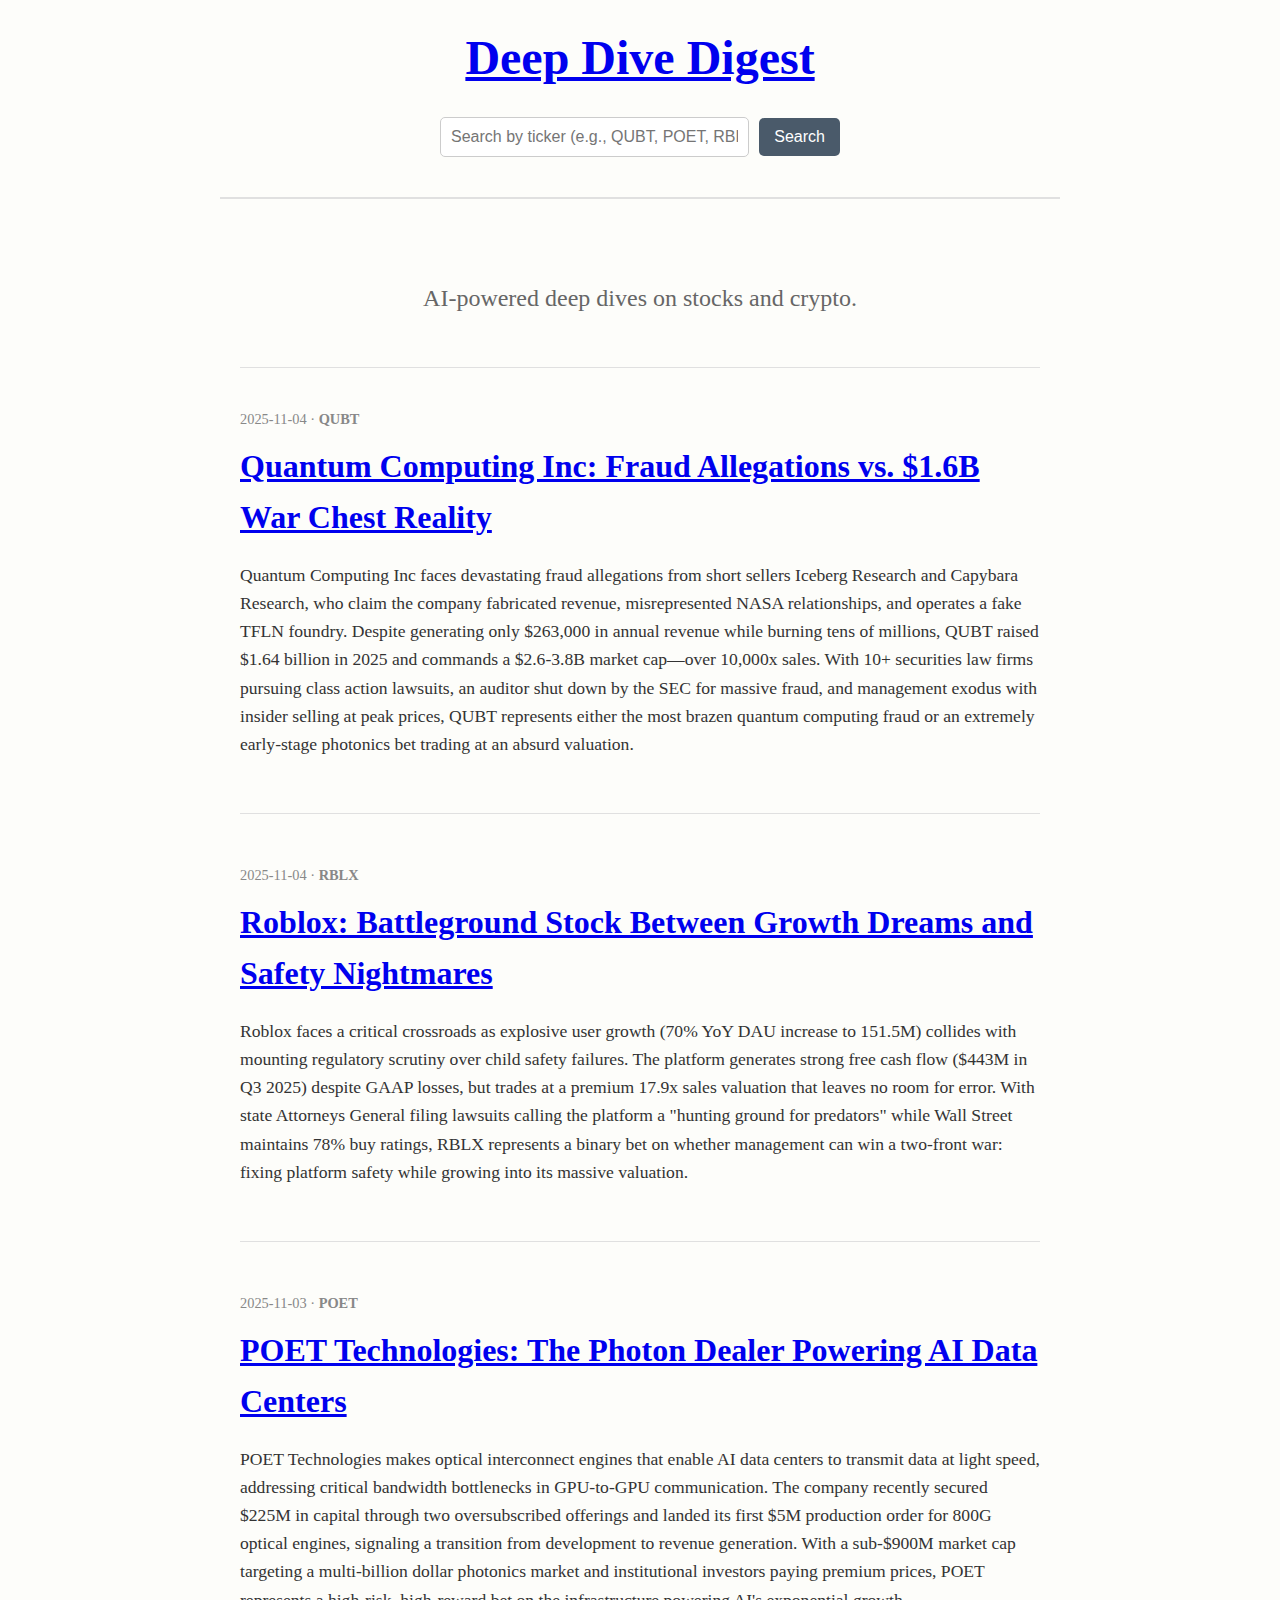
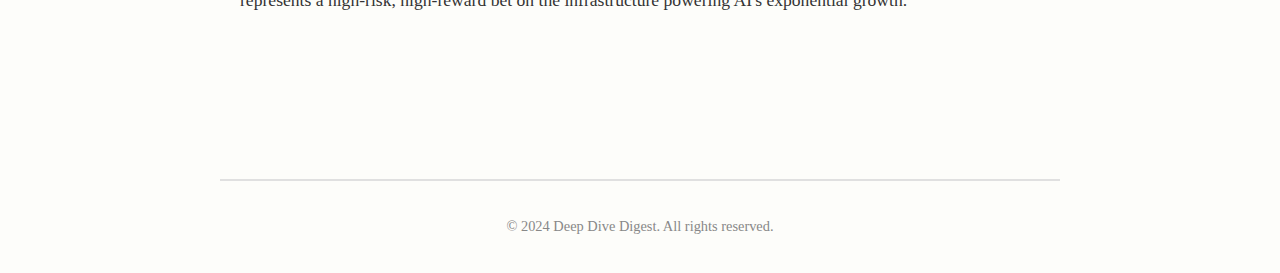
<file: index.html>
<!DOCTYPE html>
<html lang="en">
<head>
    <meta charset="UTF-8">
    <meta name="viewport" content="width=device-width, initial-scale=1.0">
    <title>Deep Dive Digest</title>
    <link rel="stylesheet" href="style.css">
</head>
<body>

    <header>
        <h1><a href="/">Deep Dive Digest</a></h1>
        <div class="search-bar">
            <form id="ticker-search-form" autocomplete="off">
                <div class="search-input-wrapper">
                    <input type="text" id="ticker-input" placeholder="Search by ticker (e.g., QUBT, POET, RBLX)" required>
                    <button type="submit">Search</button>
                </div>
            </form>
        </div>
    </header>

    <main>
        <div class="intro">
            <h2>AI-powered deep dives on stocks and crypto.</h2>
        </div>

        <div class="post-list">
            <article class="post">
                <div class="post-meta">
                    <span class="date">2025-11-04</span> &middot; <span class="ticker">QUBT</span>
                </div>
                <h3><a href="/qubt/1/index.html">Quantum Computing Inc: Fraud Allegations vs. $1.6B War Chest Reality</a></h3>
                <p class="summary">Quantum Computing Inc faces devastating fraud allegations from short sellers Iceberg Research and Capybara Research, who claim the company fabricated revenue, misrepresented NASA relationships, and operates a fake TFLN foundry. Despite generating only $263,000 in annual revenue while burning tens of millions, QUBT raised $1.64 billion in 2025 and commands a $2.6-3.8B market cap—over 10,000x sales. With 10+ securities law firms pursuing class action lawsuits, an auditor shut down by the SEC for massive fraud, and management exodus with insider selling at peak prices, QUBT represents either the most brazen quantum computing fraud or an extremely early-stage photonics bet trading at an absurd valuation.</p>
            </article>

            <article class="post">
                <div class="post-meta">
                    <span class="date">2025-11-04</span> &middot; <span class="ticker">RBLX</span>
                </div>
                <h3><a href="/rblx/1/index.html">Roblox: Battleground Stock Between Growth Dreams and Safety Nightmares</a></h3>
                <p class="summary">Roblox faces a critical crossroads as explosive user growth (70% YoY DAU increase to 151.5M) collides with mounting regulatory scrutiny over child safety failures. The platform generates strong free cash flow ($443M in Q3 2025) despite GAAP losses, but trades at a premium 17.9x sales valuation that leaves no room for error. With state Attorneys General filing lawsuits calling the platform a "hunting ground for predators" while Wall Street maintains 78% buy ratings, RBLX represents a binary bet on whether management can win a two-front war: fixing platform safety while growing into its massive valuation.</p>
            </article>

            <article class="post">
                <div class="post-meta">
                    <span class="date">2025-11-03</span> &middot; <span class="ticker">POET</span>
                </div>
                <h3><a href="/poet/1/index.html">POET Technologies: The Photon Dealer Powering AI Data Centers</a></h3>
                <p class="summary">POET Technologies makes optical interconnect engines that enable AI data centers to transmit data at light speed, addressing critical bandwidth bottlenecks in GPU-to-GPU communication. The company recently secured $225M in capital through two oversubscribed offerings and landed its first $5M production order for 800G optical engines, signaling a transition from development to revenue generation. With a sub-$900M market cap targeting a multi-billion dollar photonics market and institutional investors paying premium prices, POET represents a high-risk, high-reward bet on the infrastructure powering AI's exponential growth.</p>
            </article>
        </div>
    </main>

    <footer>
        <p>&copy; 2024 Deep Dive Digest. All rights reserved.</p>
    </footer>

<script>
    const tickers = ['QUBT', 'RBLX', 'POET'];

    document.getElementById('ticker-search-form').addEventListener('submit', function(event) {
        event.preventDefault();
        const ticker = document.getElementById('ticker-input').value.trim().toUpperCase();
        if (ticker) {
            if (tickers.includes(ticker)) {
                window.location.href = `/${ticker.toLowerCase()}/index.html`;
            } else {
                window.location.href = '/404.html';
            }
        }
    });
</script>
</body>
</html>
</file>
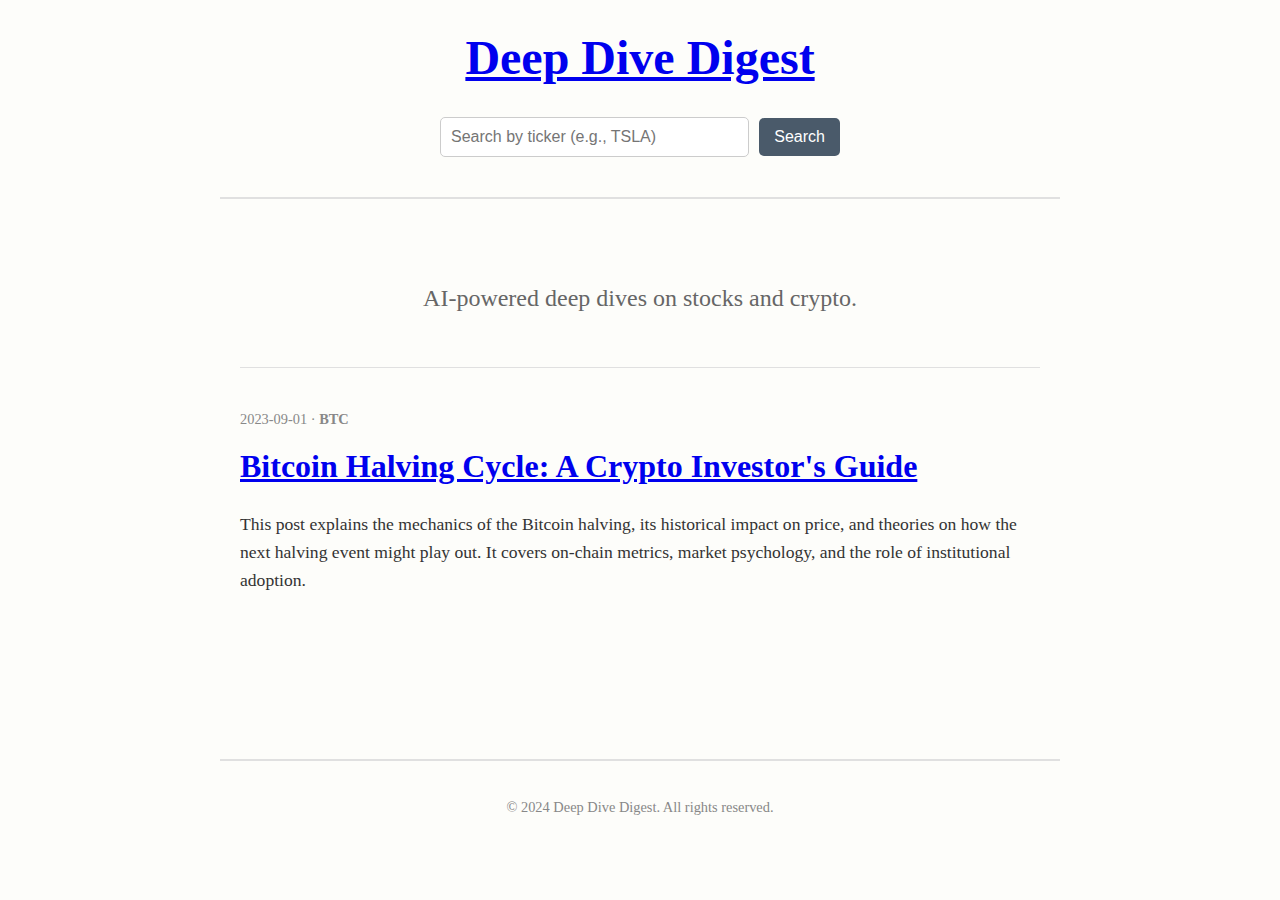
<file: btc/index.html>
<!DOCTYPE html>
<html lang="en">
<head>
    <meta charset="UTF-8">
    <meta name="viewport" content="width=device-width, initial-scale=1.0">
    <title>Deep Dive Digest</title>
    <link rel="stylesheet" href="../style.css">
</head>
<body>

    <header>
        <h1><a href="/">Deep Dive Digest</a></h1>
        <div class="search-bar">
            <form id="ticker-search-form" autocomplete="off">
                <div class="search-input-wrapper">
                    <input type="text" id="ticker-input" placeholder="Search by ticker (e.g., TSLA)" required>
                    <button type="submit">Search</button>
                </div>
            </form>
        </div>
    </header>

    <main>
        <div class="intro">
            <h2>AI-powered deep dives on stocks and crypto.</h2>
        </div>

        <div class="post-list">
            <article class="post">
                <div class="post-meta">
                    <span class="date">2023-09-01</span> &middot; <span class="ticker">BTC</span>
                </div>
                <h3><a href="./1/index.html">Bitcoin Halving Cycle: A Crypto Investor's Guide</a></h3>
                <p class="summary">This post explains the mechanics of the Bitcoin halving, its historical impact on price, and theories on how the next halving event might play out. It covers on-chain metrics, market psychology, and the role of institutional adoption.</p>
            </article>
        </div>
    </main>

    <footer>
        <p>&copy; 2024 Deep Dive Digest. All rights reserved.</p>
    </footer>

<script>
    const tickers = ['TSLA', 'BTC', 'NVDA'];

    document.getElementById('ticker-search-form').addEventListener('submit', function(event) {
        event.preventDefault();
        const ticker = document.getElementById('ticker-input').value.trim().toUpperCase();
        if (ticker) {
            if (tickers.includes(ticker)) {
                window.location.href = `/${ticker.toLowerCase()}/index.html`;
            } else {
                window.location.href = '/404.html';
            }
        }
    });
</script>
</body>
</html>
</file>
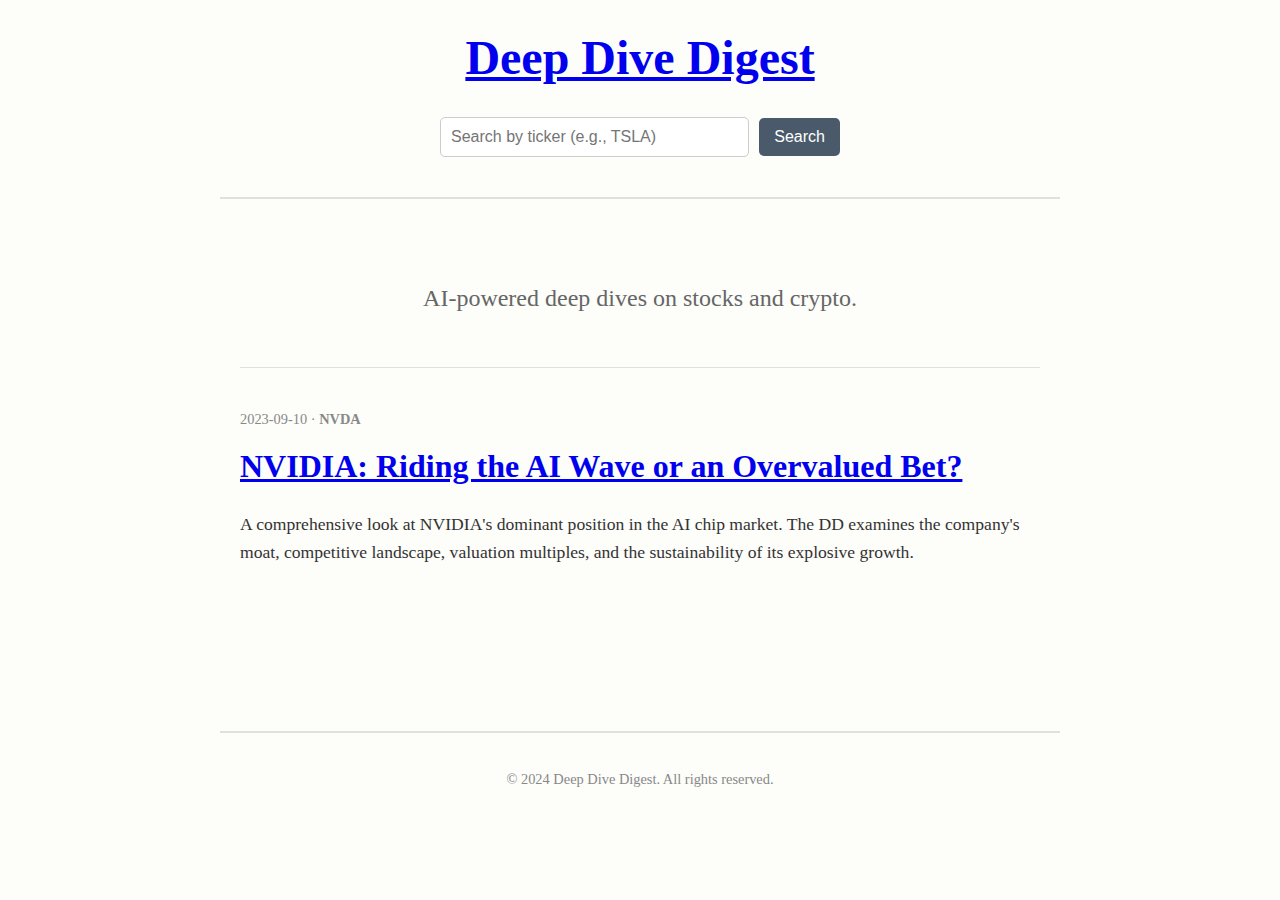
<file: nvda/index.html>
<!DOCTYPE html>
<html lang="en">
<head>
    <meta charset="UTF-8">
    <meta name="viewport" content="width=device-width, initial-scale=1.0">
    <title>Deep Dive Digest</title>
    <link rel="stylesheet" href="../style.css">
</head>
<body>

    <header>
        <h1><a href="/">Deep Dive Digest</a></h1>
        <div class="search-bar">
            <form id="ticker-search-form" autocomplete="off">
                <div class="search-input-wrapper">
                    <input type="text" id="ticker-input" placeholder="Search by ticker (e.g., TSLA)" required>
                    <button type="submit">Search</button>
                </div>
            </form>
        </div>
    </header>

    <main>
        <div class="intro">
            <h2>AI-powered deep dives on stocks and crypto.</h2>
        </div>

        <div class="post-list">
            <article class="post">
                <div class="post-meta">
                    <span class="date">2023-09-10</span> &middot; <span class="ticker">NVDA</span>
                </div>
                <h3><a href="./1/index.html">NVIDIA: Riding the AI Wave or an Overvalued Bet?</a></h3>
                <p class="summary">A comprehensive look at NVIDIA's dominant position in the AI chip market. The DD examines the company's moat, competitive landscape, valuation multiples, and the sustainability of its explosive growth.</p>
            </article>
        </div>
    </main>

    <footer>
        <p>&copy; 2024 Deep Dive Digest. All rights reserved.</p>
    </footer>

<script>
    const tickers = ['TSLA', 'BTC', 'NVDA'];

    document.getElementById('ticker-search-form').addEventListener('submit', function(event) {
        event.preventDefault();
        const ticker = document.getElementById('ticker-input').value.trim().toUpperCase();
        if (ticker) {
            if (tickers.includes(ticker)) {
                window.location.href = `/${ticker.toLowerCase()}/index.html`;
            } else {
                window.location.href = '/404.html';
            }
        }
    });
</script>
</body>
</html>
</file>
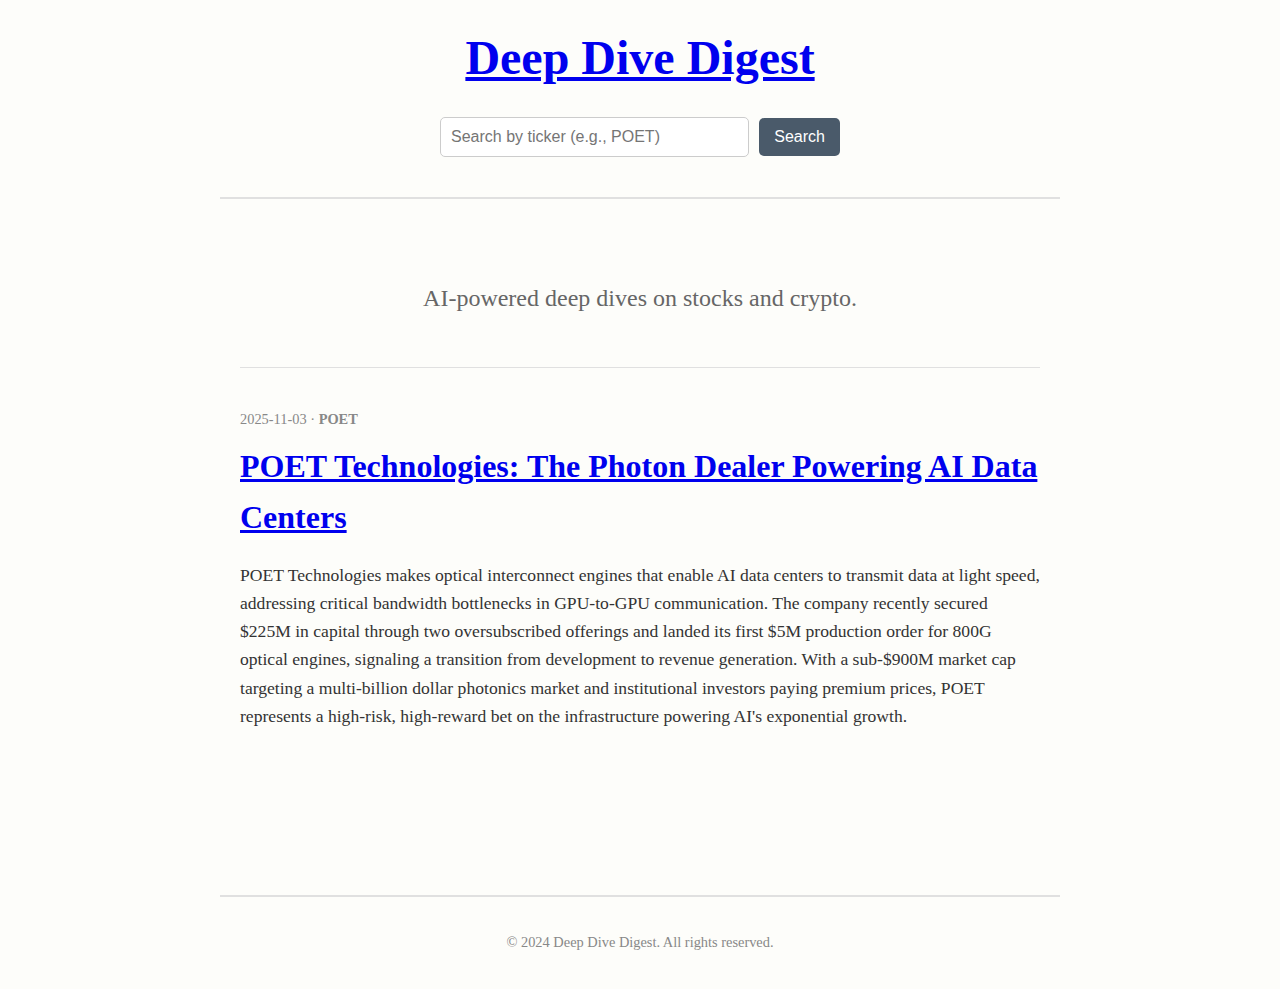
<file: poet/index.html>
<!DOCTYPE html>
<html lang="en">
<head>
    <meta charset="UTF-8">
    <meta name="viewport" content="width=device-width, initial-scale=1.0">
    <title>Deep Dive Digest</title>
    <link rel="stylesheet" href="../style.css">
</head>
<body>

    <header>
        <h1><a href="/">Deep Dive Digest</a></h1>
        <div class="search-bar">
            <form id="ticker-search-form" autocomplete="off">
                <div class="search-input-wrapper">
                    <input type="text" id="ticker-input" placeholder="Search by ticker (e.g., POET)" required>
                    <button type="submit">Search</button>
                </div>
            </form>
        </div>
    </header>

    <main>
        <div class="intro">
            <h2>AI-powered deep dives on stocks and crypto.</h2>
        </div>

        <div class="post-list">
            <article class="post">
                <div class="post-meta">
                    <span class="date">2025-11-03</span> &middot; <span class="ticker">POET</span>
                </div>
                <h3><a href="./1/index.html">POET Technologies: The Photon Dealer Powering AI Data Centers</a></h3>
                <p class="summary">POET Technologies makes optical interconnect engines that enable AI data centers to transmit data at light speed, addressing critical bandwidth bottlenecks in GPU-to-GPU communication. The company recently secured $225M in capital through two oversubscribed offerings and landed its first $5M production order for 800G optical engines, signaling a transition from development to revenue generation. With a sub-$900M market cap targeting a multi-billion dollar photonics market and institutional investors paying premium prices, POET represents a high-risk, high-reward bet on the infrastructure powering AI's exponential growth.</p>
            </article>
        </div>
    </main>

    <footer>
        <p>&copy; 2024 Deep Dive Digest. All rights reserved.</p>
    </footer>

<script>
    const tickers = ['POET'];

    document.getElementById('ticker-search-form').addEventListener('submit', function(event) {
        event.preventDefault();
        const ticker = document.getElementById('ticker-input').value.trim().toUpperCase();
        if (ticker) {
            if (tickers.includes(ticker)) {
                window.location.href = `/${ticker.toLowerCase()}/index.html`;
            } else {
                window.location.href = '/404.html';
            }
        }
    });
</script>
</body>
</html>
</file>
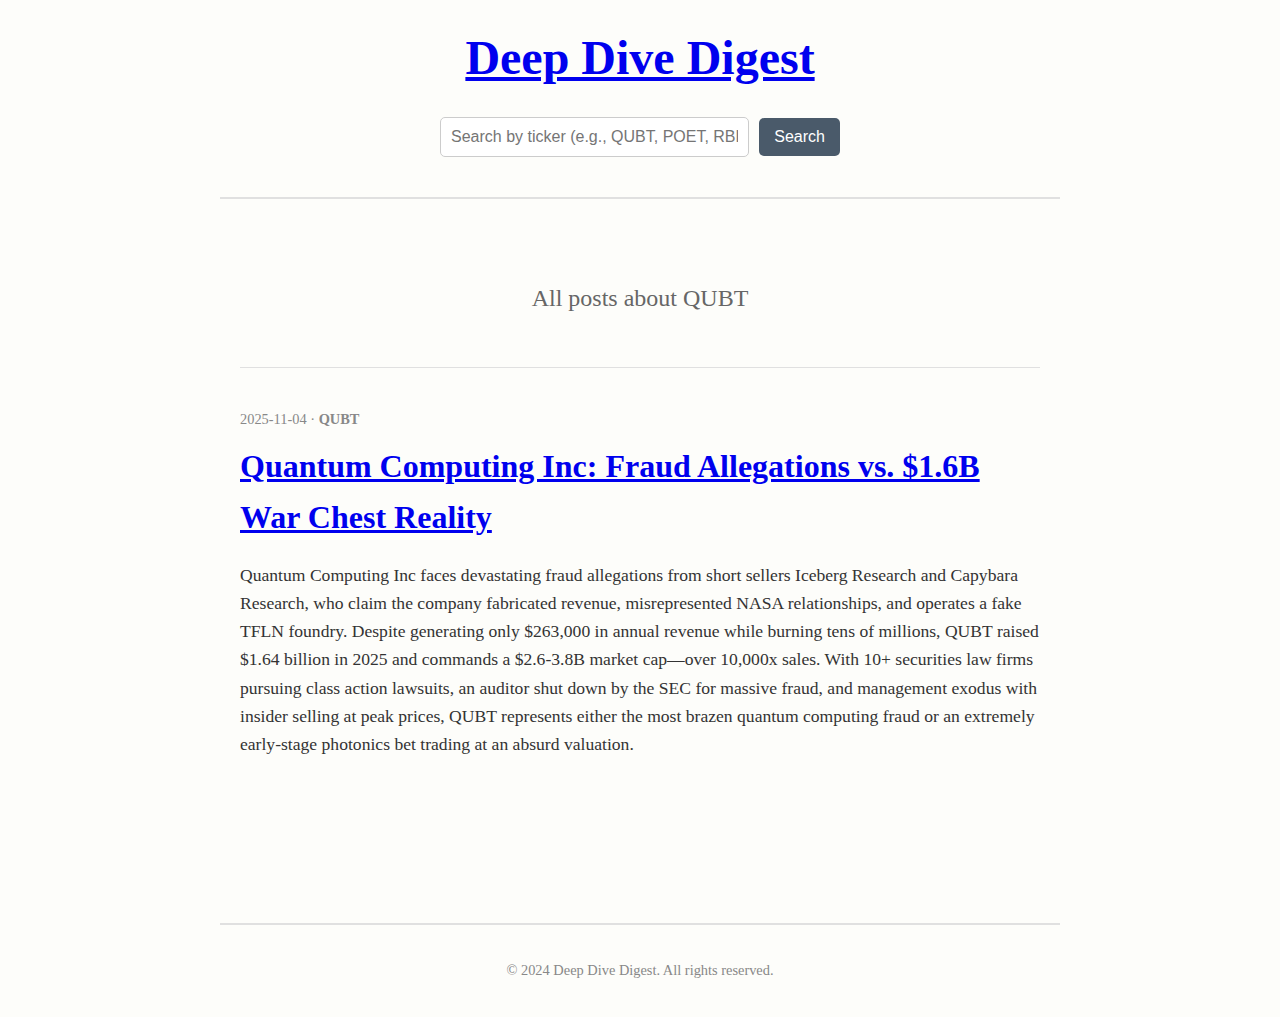
<file: qubt/index.html>
<!DOCTYPE html>
<html lang="en">
<head>
    <meta charset="UTF-8">
    <meta name="viewport" content="width=device-width, initial-scale=1.0">
    <title>Deep Dive Digest - QUBT</title>
    <link rel="stylesheet" href="../style.css">
</head>
<body>

    <header>
        <h1><a href="/">Deep Dive Digest</a></h1>
        <div class="search-bar">
            <form id="ticker-search-form" autocomplete="off">
                <div class="search-input-wrapper">
                    <input type="text" id="ticker-input" placeholder="Search by ticker (e.g., QUBT, POET, RBLX)" required>
                    <button type="submit">Search</button>
                </div>
            </form>
        </div>
    </header>

    <main>
        <div class="intro">
            <h2>All posts about QUBT</h2>
        </div>

        <div class="post-list">
            <article class="post">
                <div class="post-meta">
                    <span class="date">2025-11-04</span> &middot; <span class="ticker">QUBT</span>
                </div>
                <h3><a href="./1/index.html">Quantum Computing Inc: Fraud Allegations vs. $1.6B War Chest Reality</a></h3>
                <p class="summary">Quantum Computing Inc faces devastating fraud allegations from short sellers Iceberg Research and Capybara Research, who claim the company fabricated revenue, misrepresented NASA relationships, and operates a fake TFLN foundry. Despite generating only $263,000 in annual revenue while burning tens of millions, QUBT raised $1.64 billion in 2025 and commands a $2.6-3.8B market cap—over 10,000x sales. With 10+ securities law firms pursuing class action lawsuits, an auditor shut down by the SEC for massive fraud, and management exodus with insider selling at peak prices, QUBT represents either the most brazen quantum computing fraud or an extremely early-stage photonics bet trading at an absurd valuation.</p>
            </article>
        </div>
    </main>

    <footer>
        <p>&copy; 2024 Deep Dive Digest. All rights reserved.</p>
    </footer>

<script>
    const tickers = ['QUBT', 'POET', 'RBLX'];

    document.getElementById('ticker-search-form').addEventListener('submit', function(event) {
        event.preventDefault();
        const ticker = document.getElementById('ticker-input').value.trim().toUpperCase();
        if (ticker) {
            if (tickers.includes(ticker)) {
                window.location.href = `/${ticker.toLowerCase()}/index.html`;
            } else {
                window.location.href = '/404.html';
            }
        }
    });
</script>
</body>
</html>
</file>
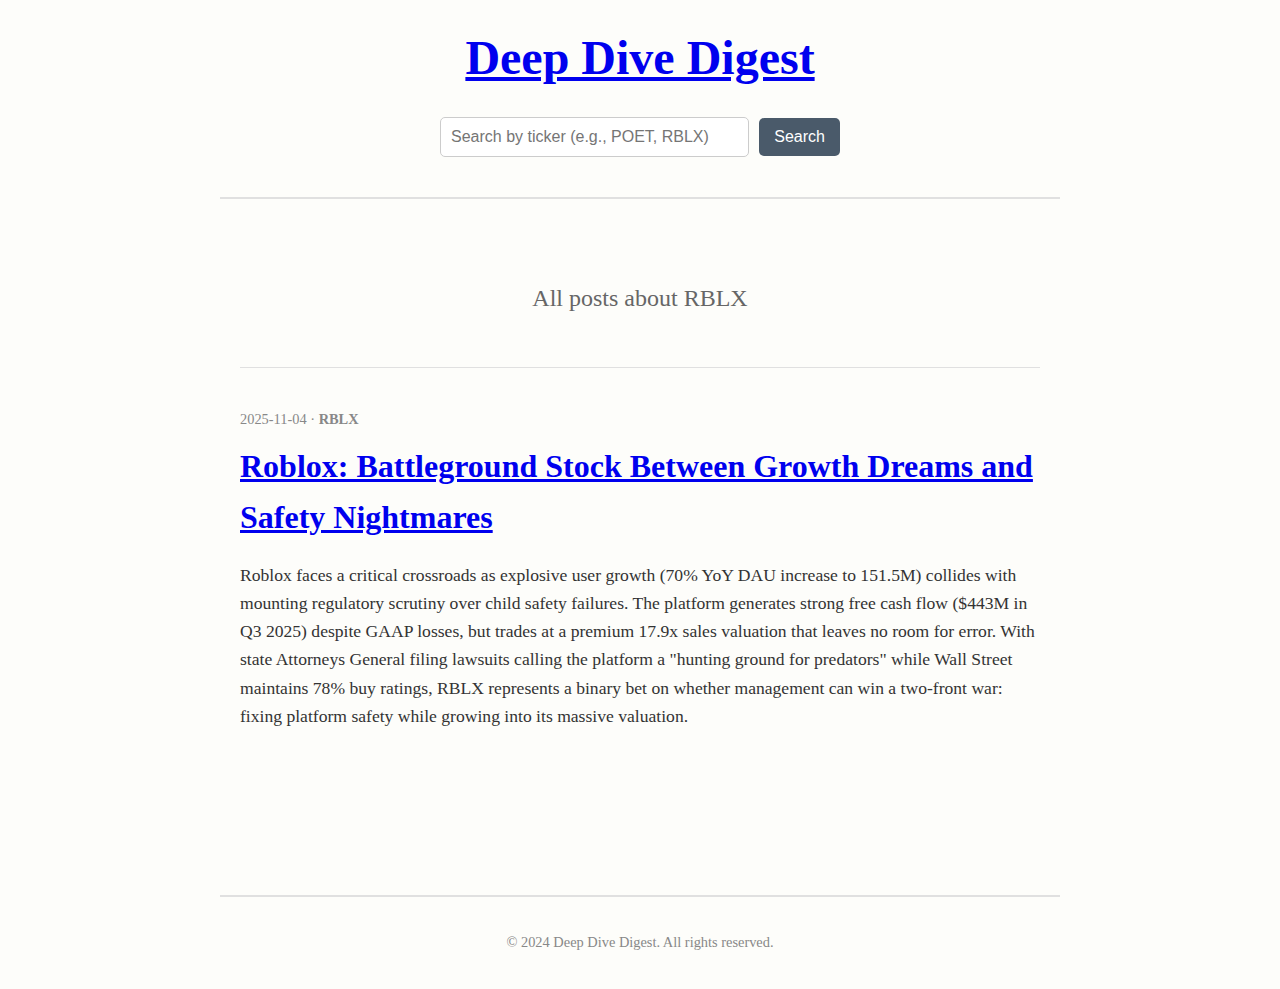
<file: rblx/index.html>
<!DOCTYPE html>
<html lang="en">
<head>
    <meta charset="UTF-8">
    <meta name="viewport" content="width=device-width, initial-scale=1.0">
    <title>Deep Dive Digest - RBLX</title>
    <link rel="stylesheet" href="../style.css">
</head>
<body>

    <header>
        <h1><a href="/">Deep Dive Digest</a></h1>
        <div class="search-bar">
            <form id="ticker-search-form" autocomplete="off">
                <div class="search-input-wrapper">
                    <input type="text" id="ticker-input" placeholder="Search by ticker (e.g., POET, RBLX)" required>
                    <button type="submit">Search</button>
                </div>
            </form>
        </div>
    </header>

    <main>
        <div class="intro">
            <h2>All posts about RBLX</h2>
        </div>

        <div class="post-list">
            <article class="post">
                <div class="post-meta">
                    <span class="date">2025-11-04</span> &middot; <span class="ticker">RBLX</span>
                </div>
                <h3><a href="./1/index.html">Roblox: Battleground Stock Between Growth Dreams and Safety Nightmares</a></h3>
                <p class="summary">Roblox faces a critical crossroads as explosive user growth (70% YoY DAU increase to 151.5M) collides with mounting regulatory scrutiny over child safety failures. The platform generates strong free cash flow ($443M in Q3 2025) despite GAAP losses, but trades at a premium 17.9x sales valuation that leaves no room for error. With state Attorneys General filing lawsuits calling the platform a "hunting ground for predators" while Wall Street maintains 78% buy ratings, RBLX represents a binary bet on whether management can win a two-front war: fixing platform safety while growing into its massive valuation.</p>
            </article>
        </div>
    </main>

    <footer>
        <p>&copy; 2024 Deep Dive Digest. All rights reserved.</p>
    </footer>

<script>
    const tickers = ['POET', 'RBLX', 'QUBT'];

    document.getElementById('ticker-search-form').addEventListener('submit', function(event) {
        event.preventDefault();
        const ticker = document.getElementById('ticker-input').value.trim().toUpperCase();
        if (ticker) {
            if (tickers.includes(ticker)) {
                window.location.href = `/${ticker.toLowerCase()}/index.html`;
            } else {
                window.location.href = '/404.html';
            }
        }
    });
</script>
</body>
</html>
</file>
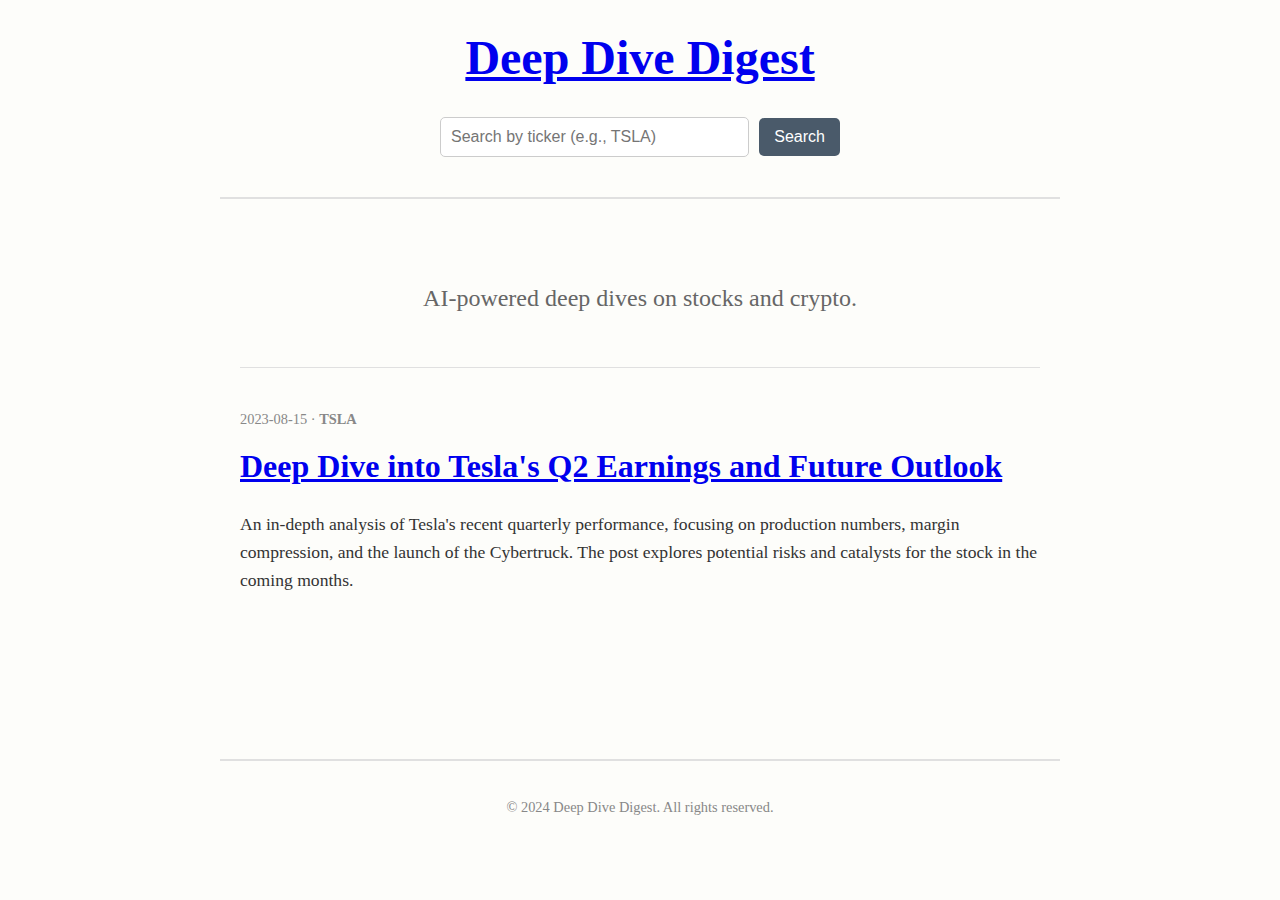
<file: tsla/index.html>
<!DOCTYPE html>
<html lang="en">
<head>
    <meta charset="UTF-8">
    <meta name="viewport" content="width=device-width, initial-scale=1.0">
    <title>Deep Dive Digest</title>
    <link rel="stylesheet" href="../style.css">
</head>
<body>

    <header>
        <h1><a href="/">Deep Dive Digest</a></h1>
        <div class="search-bar">
            <form id="ticker-search-form" autocomplete="off">
                <div class="search-input-wrapper">
                    <input type="text" id="ticker-input" placeholder="Search by ticker (e.g., TSLA)" required>
                    <button type="submit">Search</button>
                </div>
            </form>
        </div>
    </header>

    <main>
        <div class="intro">
            <h2>AI-powered deep dives on stocks and crypto.</h2>
        </div>

        <div class="post-list">
            <article class="post">
                <div class="post-meta">
                    <span class="date">2023-08-15</span> &middot; <span class="ticker">TSLA</span>
                </div>
                <h3><a href="./1/index.html">Deep Dive into Tesla's Q2 Earnings and Future Outlook</a></h3>
                <p class="summary">An in-depth analysis of Tesla's recent quarterly performance, focusing on production numbers, margin compression, and the launch of the Cybertruck. The post explores potential risks and catalysts for the stock in the coming months.</p>
            </article>
        </div>
    </main>

    <footer>
        <p>&copy; 2024 Deep Dive Digest. All rights reserved.</p>
    </footer>

<script>
    const tickers = ['TSLA', 'BTC', 'NVDA'];

    document.getElementById('ticker-search-form').addEventListener('submit', function(event) {
        event.preventDefault();
        const ticker = document.getElementById('ticker-input').value.trim().toUpperCase();
        if (ticker) {
            if (tickers.includes(ticker)) {
                window.location.href = `/${ticker.toLowerCase()}/index.html`;
            } else {
                window.location.href = '/404.html';
            }
        }
    });
</script>
</body>
</html>
</file>
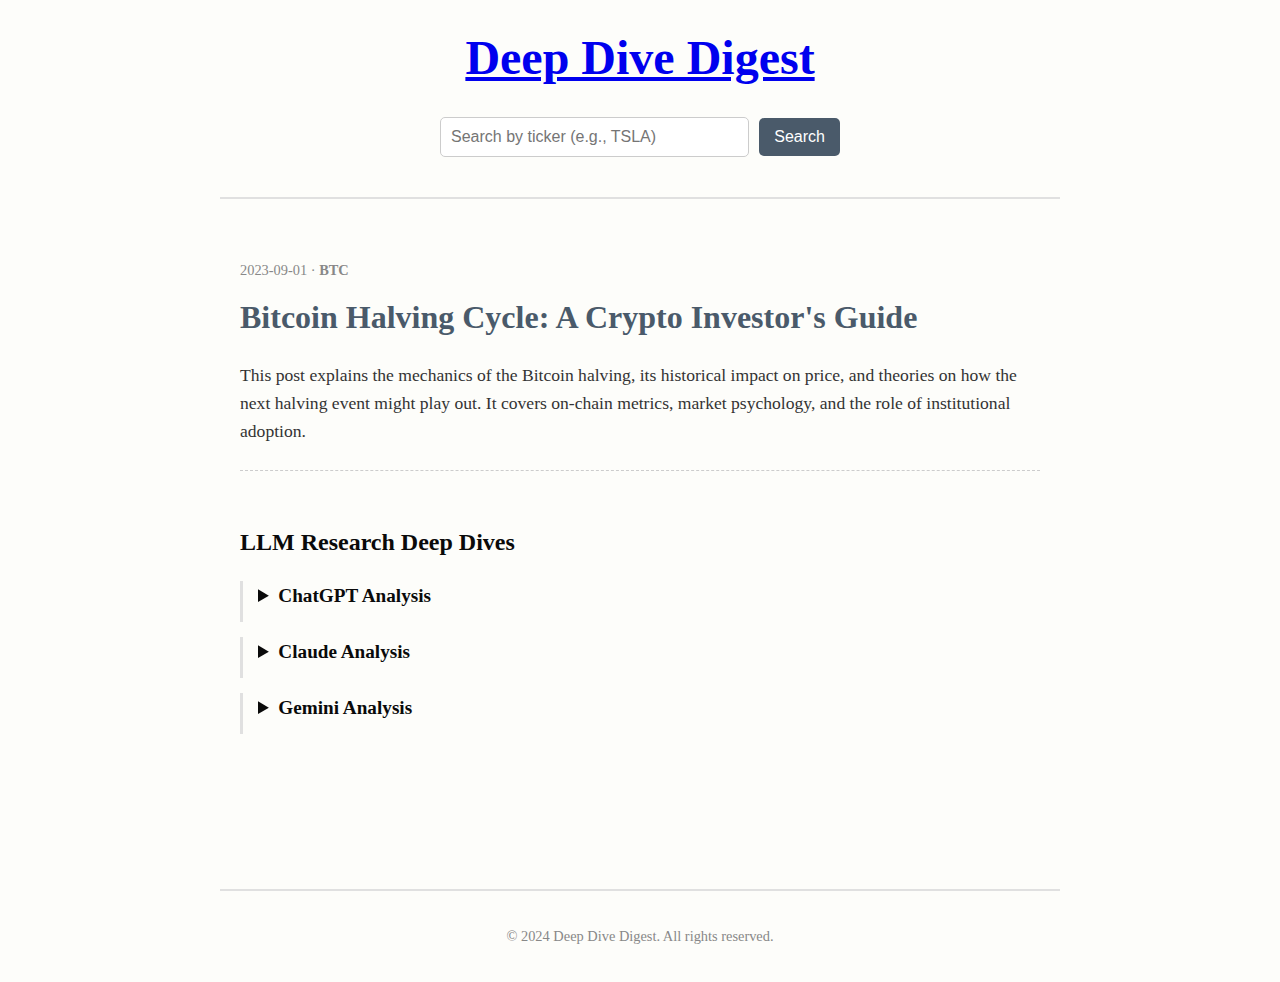
<file: btc/1/index.html>
<!DOCTYPE html>
<html lang="en">
<head>
    <meta charset="UTF-8">
    <meta name="viewport" content="width=device-width, initial-scale=1.0">
    <title>Deep Dive Digest</title>
    <link rel="stylesheet" href="../../style.css">
</head>
<body>

    <header>
        <h1><a href="/">Deep Dive Digest</a></h1>
        <div class="search-bar">
            <form id="ticker-search-form" autocomplete="off">
                <div class="search-input-wrapper">
                    <input type="text" id="ticker-input" placeholder="Search by ticker (e.g., TSLA)" required>
                    <button type="submit">Search</button>
                </div>
            </form>
        </div>
    </header>

    <main>
        <div class="post-list">
            <article class="post">
                <div class="post-meta">
                    <span class="date">2023-09-01</span> &middot; <span class="ticker">BTC</span>
                </div>
                <h3>Bitcoin Halving Cycle: A Crypto Investor's Guide</h3>
                <p class="summary">This post explains the mechanics of the Bitcoin halving, its historical impact on price, and theories on how the next halving event might play out. It covers on-chain metrics, market psychology, and the role of institutional adoption.</p>
                <div class="analysis">
                    <h4>LLM Research Deep Dives</h4>
                    <details>
                        <summary>ChatGPT Analysis</summary>
                        <p>ChatGPT provides a historical performance analysis, charting Bitcoin's price action 12 months before and after previous halvings. It uses this data to project a potential price range for the next cycle, while heavily cautioning that past performance is not indicative of future results. It also summarizes the common narratives and counter-arguments found across various crypto forums.</p>
                    </details>
                    <details>
                        <summary>Claude Analysis</summary>
                        <p>Claude's analysis delves into the economic principles of the halving, comparing it to scarcity models in traditional commodities like gold. It explains the stock-to-flow model in simple terms, critiques its limitations, and offers alternative valuation frameworks. The model emphasizes the shift in mining economics and its potential impact on network security.</p>
                    </details>
                    <details>
                        <summary>Gemini Analysis</summary>
                        <p>Gemini assesses the macro-economic context. It overlays the Bitcoin halving cycle with global interest rate policies, inflation data, and stock market performance. The analysis suggests the next halving will occur in a vastly different macro environment than previous ones, potentially dampening its bullish effect. It also explores the impact of ETFs on demand dynamics post-halving.</p>
                    </details>
                </div>
            </article>
        </div>
    </main>

    <footer>
        <p>&copy; 2024 Deep Dive Digest. All rights reserved.</p>
    </footer>

<script>
    const tickers = ['TSLA', 'BTC', 'NVDA'];

    document.getElementById('ticker-search-form').addEventListener('submit', function(event) {
        event.preventDefault();
        const ticker = document.getElementById('ticker-input').value.trim().toUpperCase();
        if (ticker) {
            if (tickers.includes(ticker)) {
                window.location.href = `/${ticker.toLowerCase()}/index.html`;
            } else {
                window.location.href = '/404.html';
            }
        }
    });
</script>
</body>
</html>
</file>
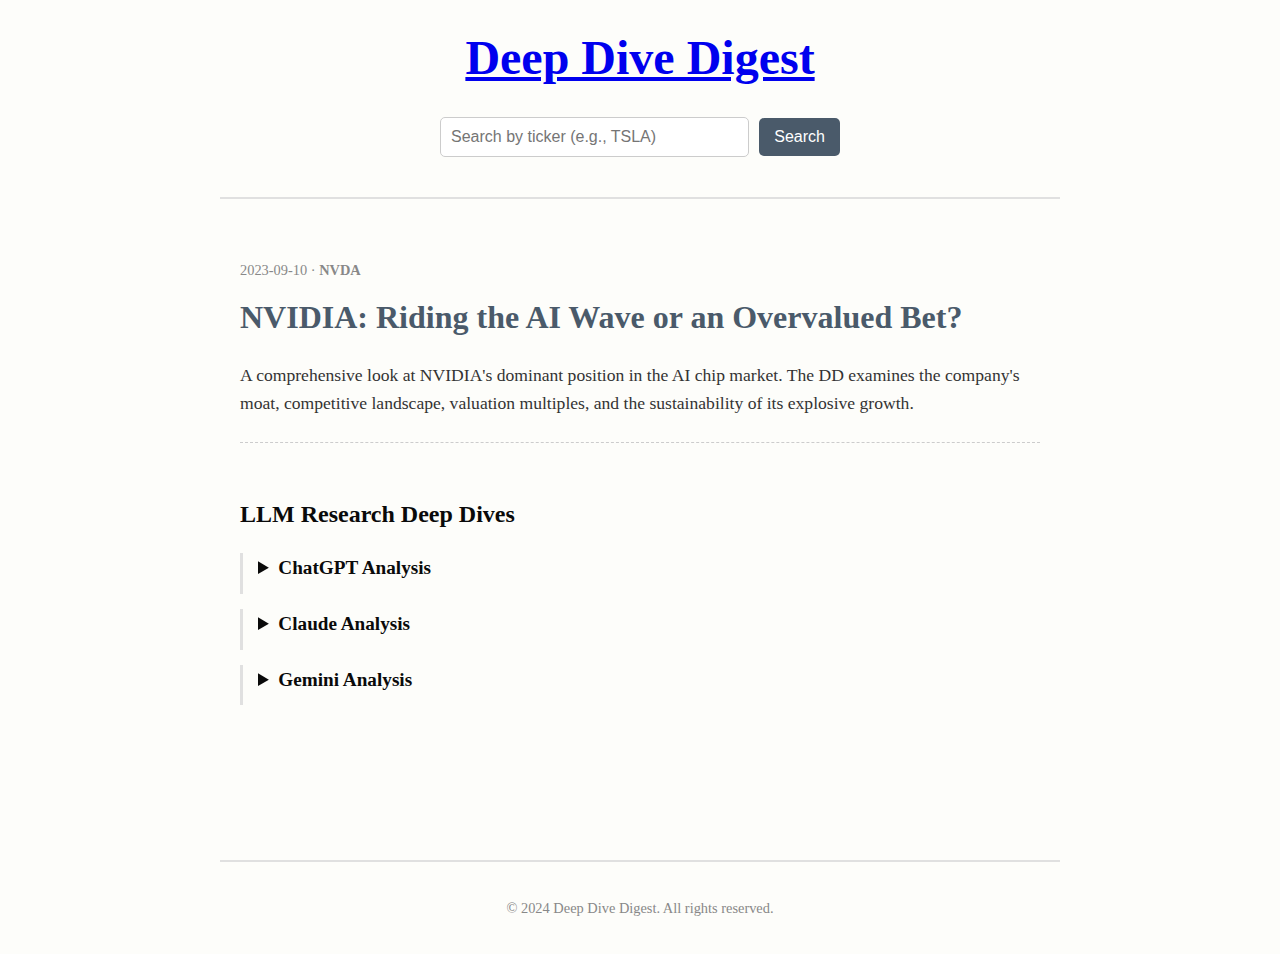
<file: nvda/1/index.html>
<!DOCTYPE html>
<html lang="en">
<head>
    <meta charset="UTF-8">
    <meta name="viewport" content="width=device-width, initial-scale=1.0">
    <title>Deep Dive Digest</title>
    <link rel="stylesheet" href="../../style.css">
</head>
<body>

    <header>
        <h1><a href="/">Deep Dive Digest</a></h1>
        <div class="search-bar">
            <form id="ticker-search-form" autocomplete="off">
                <div class="search-input-wrapper">
                    <input type="text" id="ticker-input" placeholder="Search by ticker (e.g., TSLA)" required>
                    <button type="submit">Search</button>
                </div>
            </form>
        </div>
    </header>

    <main>
        <div class="post-list">
            <article class="post">
                <div class="post-meta">
                    <span class="date">2023-09-10</span> &middot; <span class="ticker">NVDA</span>
                </div>
                <h3>NVIDIA: Riding the AI Wave or an Overvalued Bet?</h3>
                <p class="summary">A comprehensive look at NVIDIA's dominant position in the AI chip market. The DD examines the company's moat, competitive landscape, valuation multiples, and the sustainability of its explosive growth.</p>
                <div class="analysis">
                    <h4>LLM Research Deep Dives</h4>
                    <details>
                        <summary>ChatGPT Analysis</summary>
                        <p>ChatGPT performs a competitive analysis, comparing NVIDIA's GPU architecture (CUDA) with offerings from AMD and Intel. It highlights the "stickiness" of the CUDA ecosystem as a significant competitive advantage. The AI also scrapes and summarizes recent academic papers to show NVIDIA's prevalence in AI research, reinforcing its market leadership.</p>
                    </details>
                    <details>
                        <summary>Claude Analysis</summary>
                        <p>Claude breaks down the valuation. It compares NVIDIA's P/E, P/S, and PEG ratios to semiconductor industry averages and other high-growth tech companies. The model runs several Discounted Cash Flow (DCF) scenarios based on different growth assumptions presented in the DD, providing a range of intrinsic value estimates. It highlights the extreme sensitivity of the valuation to long-term growth rate assumptions.</p>
                    </details>
                    <details>
                        <summary>Gemini Analysis</summary>
                        <p>Gemini focuses on the Total Addressable Market (TAM) for AI chips. It synthesizes market research reports to validate or challenge the TAM estimates in the original post. The analysis also explores potential "black swan" risks, such as the development of non-GPU-based AI accelerators (e.g., ASICs, TPUs) and geopolitical risks related to its manufacturing dependence on TSMC.</p>
                    </details>
                </div>
            </article>
        </div>
    </main>

    <footer>
        <p>&copy; 2024 Deep Dive Digest. All rights reserved.</p>
    </footer>

<script>
    const tickers = ['TSLA', 'BTC', 'NVDA'];

    document.getElementById('ticker-search-form').addEventListener('submit', function(event) {
        event.preventDefault();
        const ticker = document.getElementById('ticker-input').value.trim().toUpperCase();
        if (ticker) {
            if (tickers.includes(ticker)) {
                window.location.href = `/${ticker.toLowerCase()}/index.html`;
            } else {
                window.location.href = '/404.html';
            }
        }
    });
</script>
</body>
</html>
</file>
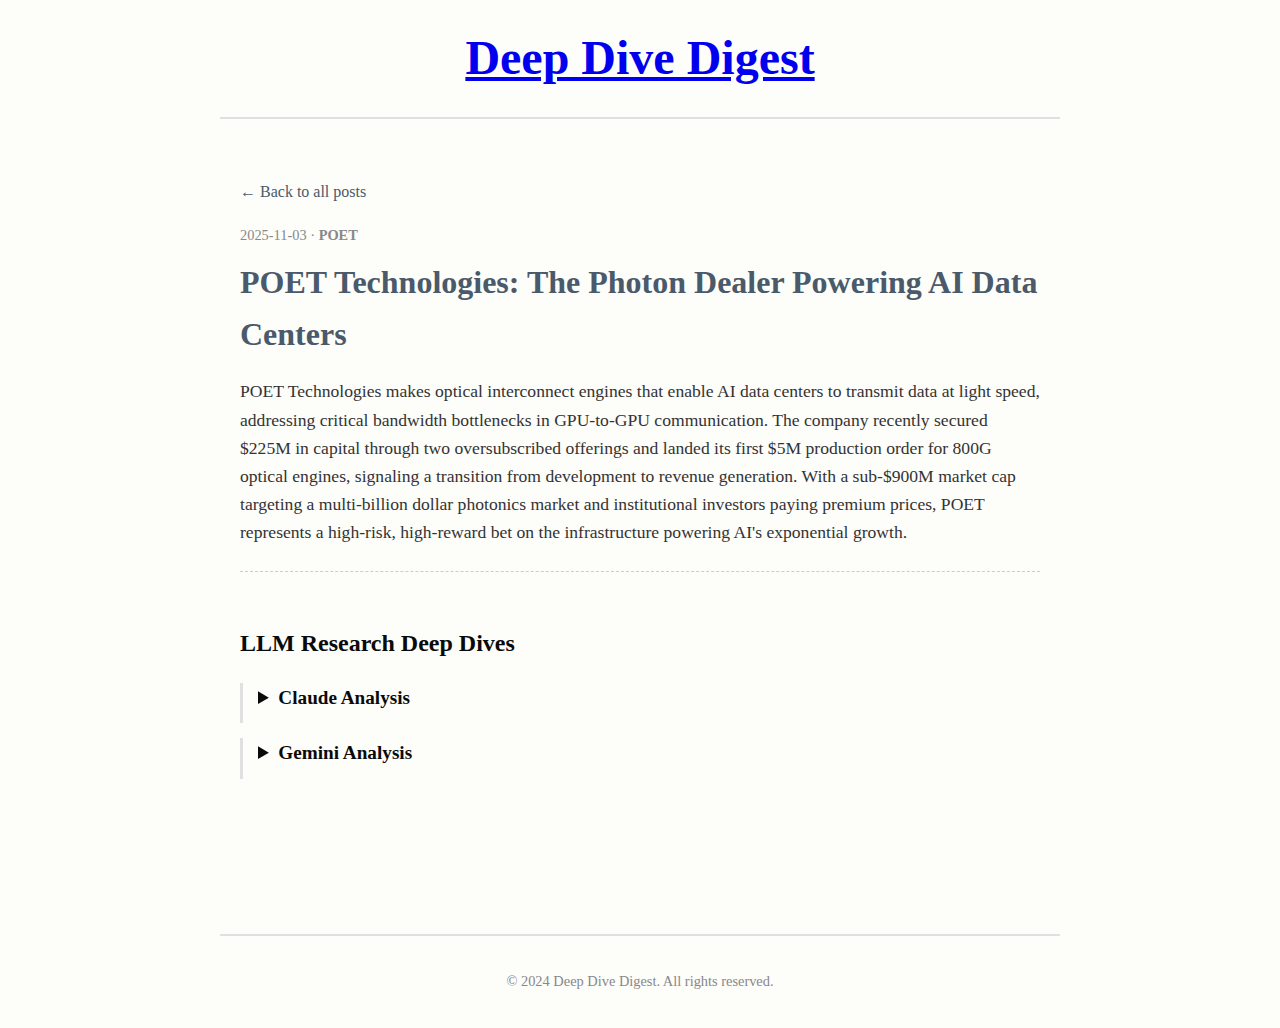
<file: poet/1/index.html>
<!DOCTYPE html>
<html lang="en">
<head>
    <meta charset="UTF-8">
    <meta name="viewport" content="width=device-width, initial-scale=1.0">
    <title>Deep Dive Digest</title>
    <link rel="stylesheet" href="../../style.css">
</head>
<body>

    <header>
        <h1><a href="/">Deep Dive Digest</a></h1>
    </header>

    <main>
        <a href="../index.html" style="text-decoration: none; color: #4a5a6a; display: inline-block; margin-bottom: 20px;">&larr; Back to all posts</a>
        
        <div class="post-list">
            <article class="post">
                <div class="post-meta">
                    <span class="date">2025-11-03</span> &middot; <span class="ticker">POET</span>
                </div>
                <h3>POET Technologies: The Photon Dealer Powering AI Data Centers</h3>
                <p class="summary">POET Technologies makes optical interconnect engines that enable AI data centers to transmit data at light speed, addressing critical bandwidth bottlenecks in GPU-to-GPU communication. The company recently secured $225M in capital through two oversubscribed offerings and landed its first $5M production order for 800G optical engines, signaling a transition from development to revenue generation. With a sub-$900M market cap targeting a multi-billion dollar photonics market and institutional investors paying premium prices, POET represents a high-risk, high-reward bet on the infrastructure powering AI's exponential growth.</p>
                
                <div class="analysis">
                    <h4>LLM Research Deep Dives</h4>
                    <details>
                        <summary>Claude Analysis</summary>
                        <h4>POET Technologies: Analyzing the WallStreetBets Investment Thesis</h4>
                        
                        <h5>SECTION 1: SUMMARY OF THE DD POST</h5>
                        
                        <p>The Reddit due diligence post centered on POET Technologies as a "photon dealer" positioned to capitalize on the AI infrastructure boom through its proprietary silicon photonics technology. The core thesis argued that POET's Optical Interposer platform solves a critical bottleneck in AI data centers by replacing traditional electrical interconnects with optical transmission, enabling higher bandwidth, lower power consumption, and reduced heat generation. The DD highlighted that POET integrates electronic and photonic components onto a single chip using wafer-level manufacturing, which eliminates costly wire bonds and active alignment processes that plague traditional optical modules. This technological approach was positioned as enabling dramatically lower costs and faster time-to-market compared to competitors using heterogeneous integration methods. The post emphasized that POET's platform addresses the exponential growth in AI compute requirements, where traditional copper interconnects cannot sustain the bandwidth demands of next-generation training clusters.</p>

                        <p>The investment catalyst triggering the Reddit discussion was POET's October 7, 2025 announcement of a $75 million private placement from a single institutional investor—the largest in company history. This deal issued 13,636,364 shares at $5.50 per share plus warrants exercisable at C$9.78 until October 7, 2030, boosting cash reserves to over $150 million with no significant debt. The DD emphasized that CEO Dr. Suresh Venkatesan characterized this as a "war chest" enabling aggressive scaling, targeted acquisitions, and acceleration of the light source business for chip-to-chip connectivity. Following this announcement, POET became the most mentioned ticker on r/WallStreetBets over a 24-hour period, with over 4,500 upvotes and 1,600 comments showing a bullish sentiment score of 70.62/100. The stock surged 23% on October 8, 2025, from approximately $6.38 to $7.88, with record trading volumes of 10-15 million shares daily.</p>

                        <p>The DD highlighted POET's strategic partnerships as validation of its technology platform. Foxconn Interconnect Technology selected POET's optical engines in May 2024 for 800G and 1.6T transceiver modules with volume production planned for H2 2025. Semtech Corporation collaborated with POET on September 30, 2025 to launch 1.6T receiver optical engines for AI networks, immediately available for customer sampling. The post emphasized partnerships with Sivers Semiconductors (September 2025) for external light source modules targeting a $1+ billion annual market opportunity, as well as relationships with Luxshare Tech, Super Photonics Xiamen, and manufacturing partner Globetronics in Malaysia where a 10,000 square foot cleanroom became fully operational in Q2 2025. The DD argued these blue-chip partnerships demonstrated that POET's technology had passed rigorous industry validation and positioned the company for rapid commercial scaling with established supply chain access.</p>

                        <p>The market opportunity discussion emphasized that AI infrastructure represents an unprecedented growth wave, with the silicon photonics market projected to reach $9.65 billion by 2030 (29.5% CAGR) and the AI infrastructure connectivity market growing to $394 billion by 2030 (19.4% CAGR). The DD highlighted that 1.6T transceiver shipments were expected to grow from 300,000 units in 2024 to 4-6 million units in 2025, representing a massive inflection point. Major hyperscalers (Google, Amazon, Microsoft, Meta) were investing $250 billion annually in data center infrastructure, with AI clusters requiring 2.5-5+ optical modules per GPU. The post positioned POET as a "picks and shovels" play on this infrastructure build-out, arguing the company's flexible platform could address multiple applications from data center transceivers to co-packaged optics to chip-to-chip connectivity, capturing multiple revenue streams in an expanding market.</p>

                        <p>Price targets and investment strategy discussions on Reddit were speculative but optimistic. Bulls pointed to the warrant strike price of C$9.78 (approximately $7.00 USD) as evidence of institutional confidence in upside potential, with some traders targeting $10-12 near-term and noting the stock previously traded above $25 at its 2014 peak. The timeframe focused on 2026 as the revenue inflection year, with Foxconn production ramping in H2 2025, initial production orders worth $5.5 million scheduled to ship in early to late 2026, and management targeting $50-100 million annual revenue capacity. Options activity was heavily bullish, with all top 10 most popular contracts being calls with expiration dates ranging from weekly (days out) to January 2028, reflecting both short-term momentum trading and longer-term conviction plays. The investment strategy was characterized as high-risk, high-reward with traders betting on commercial execution and adoption by hyperscaler customers.</p>

                        <p>The DD acknowledged certain risks but downplayed their significance relative to the opportunity. The post mentioned POET's pre-revenue status with only $468,000 in trailing twelve-month revenue versus $17.3 million quarterly losses, noting the company was burning approximately $7-8 million per quarter in operating cash. Execution risk around production scaling at Globetronics and customer adoption uncertainty were acknowledged as potential concerns. The DD noted intense competition from well-funded incumbents like Intel (61% market share), Broadcom, Cisco, and Marvell, as well as Chinese players like Innolight dominating NVIDIA's supply chain. However, these risks were framed as manageable given the $150+ million cash position providing multi-year runway, the technology validation from strategic partners, and the massive AI-driven tailwind creating room for multiple winners. The speculative nature and high volatility were acknowledged but positioned as acceptable trade-offs for potential multi-bagger returns if POET successfully executed its commercialization plan.</p>

                        <h5>SECTION 2: CURRENT SITUATION OF THE COMPANY</h5>

                        <p>POET Technologies' current financial position reflects a pre-revenue company in early commercialization with a recently strengthened balance sheet. As of November 2025, the stock trades at $6.44-$6.53 USD with a market capitalization of approximately $672-805 million, down 31.6% from the 52-week high of $9.41 reached in October 2025. The company raised a total of $225 million in October 2025 through two offerings: the $75 million private placement closed October 7 and a $150 million registered direct offering closed October 28 that issued 20,689,655 shares to two new fundamental investment managers. The pro forma cash position now exceeds $300 million with no significant debt, providing substantial runway, though the capital raises resulted in issuing 34+ million new shares representing significant dilution to existing shareholders. The stock's 52-week range of $3.09 to $9.41 demonstrates extreme volatility, with beta of 0.38 suggesting lower correlation to broader market movements.</p>

                        <p>Revenue generation remains minimal but is showing early growth trajectory. Q2 2025 revenue was $268,470, up from zero in Q2 2024, while Q1 2025 revenue reached $166,760. The trailing twelve-month revenue totals only $468,000, placing POET firmly in the pre-revenue category despite initial commercial sales. The company reported a net loss of $17.3 million in Q2 2025 ($0.21 per share), with operating cash flow of negative $7.7 million, indicating substantial cash burn despite negligible revenue. R&D expenses have increased to $3.2 million in Q2 2025 from $2.1 million year-over-year as the company invests in product development and manufacturing scale-up. Analyst estimates suggest Q3 2025 revenue of approximately $400,000 with EPS of -$0.09, indicating continued losses. The company has no formal revenue guidance but management emphasizes 2026 as a potential inflection point for meaningful revenue generation as production orders convert to shipments.</p>

                        <p>The balance sheet shows significant improvement post-capital raises but ongoing cash consumption challenges. Prior to October 2025, POET held $73.05 million in cash with total assets of $89.68 million and total liabilities of $39.63 million, resulting in a current ratio of 1.89 indicating adequate short-term liquidity. Total debt stood at only $7.33 million with a debt-to-equity ratio of 14.84%, demonstrating conservative leverage. The quarterly burn rate of $7-8 million translates to approximately $30-32 million annually, which previously provided 2-2.5 years of runway but now extends to potentially 9-10 years with the $300+ million pro forma cash position. However, management intends to use capital for targeted acquisitions and aggressive R&D scaling, which could accelerate cash deployment. The company's profitability metrics remain deeply negative with net margin of -11,522%, return on assets of -71.5%, and return on equity of -145%, typical for development-stage technology companies.</p>

                        <p>Commercial traction is emerging through production orders and strategic partnerships, though meaningful revenue remains in the future. On October 22, 2025, POET announced a $5 million production order for 800G optical engines from a leading systems integrator, with shipments scheduled for second half of 2026. This followed an earlier $500,000+ initial production order announced September 23, 2025 for delivery in early 2026. The 10,000 square foot cleanroom at manufacturing partner Globetronics in Malaysia became fully operational in Q2 2025 with all equipment installed, marking readiness for volume production. Strategic collaborations have expanded, including the September 30, 2025 launch with Semtech of 1.6T receiver optical engines now available for customer sampling, and the September 29, 2025 partnership with Sivers Semiconductors for external light source modules targeting the co-packaged optics market with prototypes expected H1 2026. POET won the "Most Innovative Hybrid PIC/Optical Integration Platform" award at ECOC 2025 in Copenhagen, providing third-party validation of its technology approach.</p>

                        <p>The competitive landscape positions POET as a challenger in a market dominated by established players but experiencing rapid growth and technology transitions. Intel commands 61% market share in silicon photonics datacenter applications with over 8 million PICs shipped since 2016, while Cisco, Broadcom, Marvell, Coherent, and Lumentum hold significant positions with multi-billion dollar R&D budgets. Chinese competitor Innolight dominates approximately 70% of NVIDIA's optical module supply chain for AI clusters, representing formidable competition in POET's target market. However, the silicon photonics market is growing from $2.65 billion in 2025 to projected $9.65 billion by 2030 (29.5% CAGR), and the AI infrastructure connectivity market is expanding from $182 billion in 2025 to $394 billion by 2030 (19.4% CAGR), creating room for multiple suppliers. POET's optical interposer differentiation—enabling wafer-scale passive alignment versus competitors' labor-intensive active alignment—provides a potential cost and scalability advantage, though this remains to be proven at commercial volumes.</p>

                        <p>Recent material developments demonstrate momentum but also highlight execution challenges ahead. The $225 million capital raise in October 2025 provided strategic flexibility but came at the cost of substantial dilution and a 30% stock price decline from the October spike high. POET transitioned production out of its China joint venture Super Photonics Xiamen into Malaysia facilities by Q1 2025, mitigating geopolitical risks but adding transition complexity. The company added manufacturing partner NationGate Solutions in Penang with agreements signed in Q2 2025 to expand production capacity. Industry trends are favorable with 1.6T transceiver shipments projected to reach 4-6 million units in 2025 from 300,000 in 2024, and 800G deployments accelerating with over 20 million units shipped in 2024. However, customer qualification timelines typically require 2-4 years from initial engagement to production, suggesting POET's announced partnerships may not yield substantial revenue until 2026-2027. The extremely high price-to-sales ratio of 1,020-1,438x reflects speculative valuation based on future expectations rather than current fundamentals, with limited analyst coverage providing price targets averaging $6.25-$6.77, essentially at or below current trading levels.</p>

                        <h5>SECTION 3: EVALUATION OF THE DD POST</h5>

                        <p>The core investment thesis that POET's optical interposer technology addresses a critical AI infrastructure bottleneck is fundamentally sound and well-grounded in industry trends. The silicon photonics market is genuinely experiencing explosive growth driven by AI data center expansion, with $250 billion in annual hyperscaler capex creating massive demand for higher-bandwidth optical interconnects. POET's technical approach—passive alignment of photonic components on a wafer-scale platform—directly addresses the cost and scalability limitations of traditional active alignment methods that require expensive manual labor and limit production volumes. The company's partnerships with Foxconn, Semtech, and Sivers provide legitimate validation that industry leaders view the technology as viable, and these aren't obscure partnerships but rather tier-one suppliers in the optical module ecosystem. The fundamental premise that optical connectivity will increasingly replace electrical interconnects in AI clusters is supported by physics—light transmission offers superior bandwidth and power efficiency that electrical signals cannot match at 800G+ speeds.</p>

                        <p>However, the catalyst timing expectations and revenue inflection projections appear optimistic relative to typical industry qualification cycles and POET's current production readiness. While the DD emphasized 2026 as an inflection year, POET's $5 million production order won't ship until H2 2026, and the earlier $500,000 order ships in early 2026, meaning meaningful revenue contribution likely arrives in late 2026 at earliest. Customer qualification in optical transceivers typically requires 12-24 months of reliability testing and field trials before production orders, and POET has only recently made products available for sampling to most customers as of September-October 2025. The Malaysian cleanroom became operational in Q2 2025, but achieving production-worthy yields and qualifying processes with customers typically takes 6-18 additional months. Historical precedent shows that even after securing design wins, companies often experience 2-3 years before ramping to volumes that drive substantial revenue, suggesting 2027-2028 may be more realistic for the "$50-100 million annual revenue capacity" target mentioned in the thesis.</p>

                        <p>The price targets and valuation assumptions lack grounding in fundamental analysis and appear disconnected from analyst consensus. Reddit discussions referenced the warrant strike price of C$9.78 as "validation" of institutional upside expectations and mentioned targets of $10-12 near-term with references to the stock's historical $25+ peak from 2014. However, actual Wall Street analyst coverage provides price targets averaging $6.25-$6.77, essentially at or below the current $6.44 stock price, suggesting professionals see limited near-term upside. The company's current price-to-sales ratio exceeds 1,000x on trailing twelve-month revenue, making traditional valuation metrics meaningless and requiring belief in massive future revenue scale-up. The 2014 peak of $25+ occurred over a decade ago under completely different circumstances and provides no meaningful valuation anchor. The institutional investor's warrant strike price simply reflects negotiated terms on a 5-year expiration and doesn't constitute a price target—it represents the minimum price at which dilution becomes acceptable to management, not a prediction of achievable valuation.</p>

                        <p>The DD exhibits significant confirmation bias through omission of competitive threats and downplaying of execution risks. While acknowledging Intel's 61% market share and Chinese competitor Innolight's dominance in NVIDIA supply, the thesis dismisses these as manageable given market growth, ignoring that these incumbents have established customer relationships, proven reliability, and massive scale advantages. Intel alone has shipped 8+ million PICs since 2016, while POET has shipped perhaps thousands at most. The DD minimizes the challenge of breaking into hyperscaler supply chains where qualification takes 2-4 years and incumbency advantages are substantial—once qualified, suppliers have high switching costs protecting their position. The post mentions but doesn't deeply explore technology risk: if competitors' heterogeneous integration approaches continue improving in cost and yield, POET's optical interposer differentiation may narrow. The thesis also overlooks that several well-funded startups (Ayar Labs, Celestial AI, Lightmatter) are pursuing similar opportunities in photonic integration, and TSMC entering silicon photonics could dramatically shift competitive dynamics by providing incumbents access to leading-edge process technology.</p>

                        <p>Execution probability assessment suggests significant challenges exist between POET's current state and the bull case outcome. The company has successfully transitioned from pure R&D to initial production orders worth $5.5 million total, demonstrating progress, but achieving $50-100 million annual revenue requires scaling from current sub-$500K quarterly revenue by 100-200x within 18-24 months. This requires not just shipping the announced orders but winning multiple additional multi-million dollar orders from hyperscalers, each requiring lengthy qualification. Manufacturing scale-up at Globetronics and NationGate presents execution risk—yields, quality control, and supply chain management at volume are different challenges than low-volume prototyping. The company's $17.3 million quarterly losses and $30+ million annual burn rate require either successful revenue ramp or continued capital raises, and at current $300+ million cash with acquisition ambitions, the runway is shorter than simple division suggests. Management's stated intention to pursue targeted acquisitions introduces integration risk and potential cash acceleration. POET must execute flawlessly on technology, manufacturing, customer qualification, and commercial ramp simultaneously—any delays or setbacks could significantly impact the timeline to meaningful revenue.</p>

                        <p>The overall investment characterization should be understood as an extremely high-risk, asymmetric speculation suitable only for investors who can afford total loss. The true risk/reward profile is approximately 80-90% probability of limited returns or losses from current levels given the 31.6% decline from recent highs and analyst targets at/below current price, versus 10-20% probability of multi-bagger returns if POET successfully executes commercial ramp and captures meaningful market share from incumbents. The thesis is not appropriate for value investors, dividend investors, or risk-averse capital—it's a momentum and growth speculation on technology transition and execution. Investors must be comfortable with extreme volatility (demonstrated by the $3.09 to $9.41 52-week range), continued dilution (34+ million shares issued in October alone), and years of profitability runway even in success scenarios. This suits aggressive growth investors, technology specialists with domain expertise to assess competitive positioning, and small allocations (1-5% of portfolio) in speculative/venture-style positions. The median outcome is likely modest single-digit returns or losses over 2-3 years, the negative tail includes 50-80% downside if execution falters or competition intensifies, and the positive tail offers 200-500%+ returns if POET becomes a major supplier to hyperscalers by 2027-2028 and validates its platform across multiple applications.</p>
                    </details>
                    <details>
                        <summary>Gemini Analysis</summary>
                        <h4>POET Technologies: Critical Analysis of the Investment Thesis</h4>
                        
                        <h5>Summary of the DD Post</h5>
                        
                        <p>The Reddit Due Diligence (DD) post presents a core investment thesis centered on POET Technologies as an essential "picks and shovels" provider, or "photon dealer," for the artificial intelligence revolution. The post argues that the explosive growth of AI is creating an insurmountable data bottleneck that traditional copper-based interconnects cannot solve. This creates an existential need for photonic (light-based) data transmission. The thesis positions POET not as a speculative chip designer but as the owner of a foundational platform technology that will be licensed or sold to all major players in the data center and AI hardware markets, capturing value from the entire ecosystem's growth.</p>

                        <p>The author describes POET's primary technology as the "POET Optical Interposer," a patented platform for hybrid integration. The post claims this technology "semiconductorizes" photonics by allowing best-of-breed electronic components (like silicon-based drivers) and photonic components (like III-V-based lasers) to be integrated at the wafer level. This process allegedly solves the historical barrier to photonic adoption: the high cost and low yield of manual, "artisanal" assembly and alignment of tiny optical components. The DD argues this platform is unique, more flexible, and more cost-effective than competing monolithic silicon photonics approaches.</p>

                        <p>Several key partnerships are highlighted as catalysts and validation of the technology. The DD points to the collaboration with Foxconn Interconnect Technology (FIT) as a major design win, positioning POET's optical engines as the core of Foxconn's next-generation 800G and 1.6T transceiver modules. The post also heavily features the relationship with Celestial AI, framing it as a "kingmaker" customer. The argument is that POET's "Starlight" light source modules are a critical, non-replaceable component of Celestial AI's "Photonic Fabric," directly linking POET's success to a leading AI hardware innovator.</p>

                        <p>The market opportunity is characterized as vast, citing multi-billion dollar forecasts for the optical interconnect and AI hardware sectors. The DD post asserts that POET is competitively superior to both public incumbents, like Intel, and private competitors, like Ayar Labs. The author frames these competitors as being locked into less efficient, more expensive, or less flexible technological paths. The post argues that POET's platform-based, hybrid-integration model makes it the inevitable winner as the industry scales.</p>

                        <p>Reflecting its "WallStreetBets" origin, the post suggests an aggressive investment strategy. The author frames POET as a "10x-100x bagger" and advocates for a long-term "diamond hands" holding period. Price targets are presented as exceptionally bullish, implying a rapid re-rating to a multi-billion dollar valuation is imminent as revenue begins. The post acknowledges risks such as high cash burn and potential production delays but dismisses them, arguing that the technology is too critical and that the company will easily raise any necessary capital, given the magnitude of the opportunity.</p>

                        <h5>Current Situation of the Company</h5>

                        <p>As of early November 2025, POET Technologies (NASDAQ: POET) exhibits the classic financial profile of a high-stakes, pre-commercialization technology company. Its stock is highly volatile, with a 52-week range of $3.09 to $9.41. With a share price hovering around $6.44, the company commands a substantial Market Cap of approximately $600 million to $689 million. This valuation is entirely disconnected from current fundamentals; the company is deeply unprofitable, with a negative P/E ratio, and trades at a staggering Price-to-Sales (P/S) ratio of over 8,000 based on trailing twelve-month revenues.</p>

                        <p>POET remains, for all practical purposes, a pre-revenue entity. Its total Trailing Twelve Month (TTM) revenue as of June 30, 2025, was a negligible $467,950. The most recent quarter, Q2 2025, showed revenue of just $268,470. This income is derived from non-recurring engineering (NRE) services and the sale of product samples, not from volume production. Meanwhile, losses are substantial and widening. The net loss for Q2 2025 was ($17.3 million), a significant increase from an ($8.0 million) loss in the same period last year, partly influenced by a non-cash loss on derivative warrant liabilities.</p>

                        <p>The company's balance sheet has been fundamentally transformed. In the first half of 2025, POET's high cash burn rate was a significant risk; operating cash flow was ($8.9) million in Q1 and ($7.7) million in Q2, for a combined H1 2025 burn of $16.6 million. This burn rate was untenable against its June 30, 2025, cash position of $73.05 million. However, in October 2025, the company secured a "war chest" through two massive capital raises: a $75 million private placement on October 7 at $5.50 per share and a $150 million oversubscribed registered direct offering on October 28. As a result, POET now reports a pro-forma cash position in excess of $300 million, effectively eliminating survival risk and funding its operational runway for several years.</p>

                        <p>This new funding is critical because the company's actual revenue timeline is significantly protracted. On October 22, 2025, POET announced its first major production order: a $5 million purchase order for its 800G Infinity™ optical engines from an unnamed "leading systems integrator". While a crucial validation, this revenue is not imminent. The company explicitly stated that delivery for this order is scheduled for the second half of 2026. This 18-24 month timeline from order to delivery provides the most concrete data point for a realistic revenue ramp.</p>

                        <p>The 2026+ timeline is corroborated by the status of its other strategic partnerships. The collaboration with Semtech to launch 1.6T optical receivers, announced on September 30, 2025, is currently only "sampling to qualified customers". Similarly, a new collaboration with Sivers Semiconductors to develop External Light Source (ELS) modules targets prototypes in the first half of 2026 and production readiness by the end of 2026. Other key partnerships remain in development; the collaboration with Foxconn (FIT) for 800G and 1.6T transceiver modules, announced in May 2024, had an original production start target of Q4 2024, and POET remains a confirmed supplier to Celestial AI for its "POET Starlight" light source modules, with field testing shipments expected in 2025. Manufacturing facilities in Malaysia at Globetronics (for optical engines) and NationGate Solutions (for light sources) are reported to be "installed and operational" as of Q2 2025, preparing for this future qualification and production.</p>

                        <p>The market POET is targeting is verifiably large, with the optical transceivers market projected to be $14.7 billion in 2025 and growing at a 16.4% CAGR. However, analyst consensus price targets for POET remain modest, clustering in the $6.25 - $6.77 range, suggesting the stock is fairly valued given its long timeline. Analyst revenue estimates for 2026 are high on a percentage basis—one projects 2,770% growth—but this is from a near-zero base. The next earnings report, expected around November 13, 2025, will be scrutinized for any updates to these timelines.</p>

                        <h5>Evaluation of the DD Post</h5>

                        <p>The Reddit DD post correctly identifies a powerful and durable macro-economic trend: the data bottleneck in AI infrastructure is real, and optical interconnects are the inevitable solution. The author's thesis that the industry is at a major inflection point is fundamentally sound. The description of POET's Optical Interposer technology as a plausible and innovative solution to the high-cost assembly problem of photonics is also accurate. However, the DD's analysis falters by mistaking a sound theory for a guaranteed outcome, leading to a critical misunderstanding of the company's timeline, valuation, and competitive position.</p>

                        <p>The DD's most significant flaw is its assumption of an imminent revenue inflection. The post celebrates the $5 million production order as a primary catalyst, but it completely misses the most important detail: the delivery date is not until the second half of 2026. This 18- to 24-month gap between the celebrated "catalyst" and the actual revenue event invalidates the entire short-term thesis. This protracted timeline is further confirmed by the development schedules for other key product lines, such as the Semtech partnership (still "sampling") and the Sivers collaboration (production-ready at "end of 2026"). The DD appears to be operating on an outdated narrative from 2024, which anticipated a 2025 revenue ramp that has clearly been delayed.</p>

                        <p>This timeline error makes the DD's "10x bagger" price targets untethered from reality. POET already trades at a $600M+ market capitalization on less than $500,000 in TTM revenue, resulting in a P/S ratio exceeding 8,000. This valuation already prices in perfect execution and significant revenue capture in 2026 and 2027. The analyst consensus price target of ~$6.63 is roughly in line with the current price, suggesting Wall Street believes the stock is fairly valued. Furthermore, the October 2025 capital raises at $5.50 and ~$7.25 demonstrate what sophisticated "fundamental" investors believe the company is worth, which is a far cry from the DD's hyperbolic projections.</p>

                        <p>The DD's most dangerous omission is its complete blindness to the competitive landscape. The post incorrectly implies POET has a unique solution in a vacant field. In reality, POET is a small-cap company navigating a war of titans. The true competitors in the chip-level optical I/O space are private, venture-backed giants. These include Ayar Labs, which is backed by NVIDIA and Intel and is deeply integrated with foundries like TSMC, and Celestial AI, which is backed by AMD and Samsung and boasts a $2.5 billion valuation (four times POET's) after a $250 million raise in March 2025. Incumbents like Intel, TSMC, and GlobalFoundries are also developing their own competing platforms.</p>

                        <p>This competitive reality reveals a deep paradox in the DD's "kingmaker" thesis. The post hypes the Celestial AI relationship as proof of POET's dominance. The facts confirm POET is a supplier to Celestial AI. However, as Celestial AI is a direct, $2.5B competitor to the NVIDIA/Intel-backed Ayar Labs, this relationship does not make POET the "dealer to everyone." Instead, it makes POET a captive supplier to one side in a war between giants. POET's success is now fundamentally tethered to Celestial AI's ability to win against the most powerful players in the semiconductor industry. This is a highly concentrated risk, not the diversified "picks and shovels" play the DD imagines.</p>

                        <p>Ultimately, the DD post gets the trend right but the investment wrong. POET's technology is legitimate, and the recent $300 million "war chest" has successfully de-risked the balance sheet, shifting the central question from survival to execution. This move, however, confirms the long 2026-2027 timeline. POET is best characterized as a publicly-traded venture capital bet. It is a binary-outcome investment (either a massive success or a near-total failure) that is only suitable for an investor with a very high-risk tolerance, a 3-5 year time horizon, and a clear understanding that they are betting on a single, small supplier to out-maneuver the most powerful technology companies in the world.</p>
                    </details>
                </div>
            </article>
        </div>
    </main>

    <footer>
        <p>&copy; 2024 Deep Dive Digest. All rights reserved.</p>
    </footer>

</body>
</html>
</file>
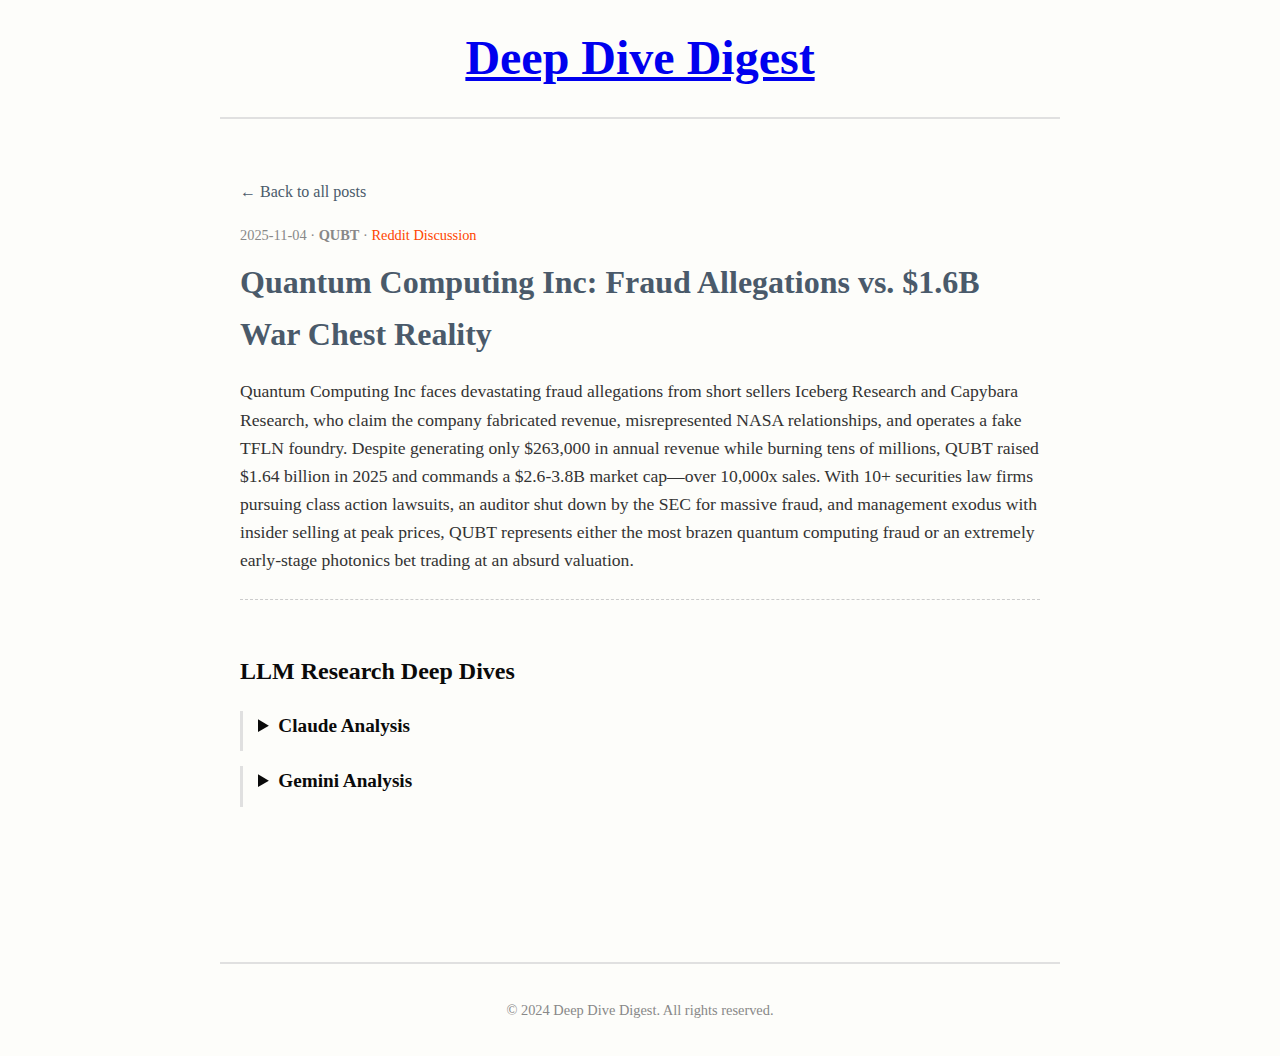
<file: qubt/1/index.html>
<!DOCTYPE html>
<html lang="en">
<head>
    <meta charset="UTF-8">
    <meta name="viewport" content="width=device-width, initial-scale=1.0">
    <title>Deep Dive Digest - QUBT Analysis</title>
    <link rel="stylesheet" href="../../style.css">
</head>
<body>

    <header>
        <h1><a href="/">Deep Dive Digest</a></h1>
    </header>

    <main>
        <a href="../../index.html" style="text-decoration: none; color: #4a5a6a; display: inline-block; margin-bottom: 20px;">&larr; Back to all posts</a>
        
        <div class="post-list">
            <article class="post">
                <div class="post-meta">
                    <span class="date">2025-11-04</span> &middot; <span class="ticker">QUBT</span> &middot; <a href="https://www.reddit.com/r/wallstreetbets/comments/1ofsrr8/quantum_computing_inc_qubt_fraud/" target="_blank" rel="noopener noreferrer">Reddit Discussion</a>
                </div>
                <h3>Quantum Computing Inc: Fraud Allegations vs. $1.6B War Chest Reality</h3>
                <p class="summary">Quantum Computing Inc faces devastating fraud allegations from short sellers Iceberg Research and Capybara Research, who claim the company fabricated revenue, misrepresented NASA relationships, and operates a fake TFLN foundry. Despite generating only $263,000 in annual revenue while burning tens of millions, QUBT raised $1.64 billion in 2025 and commands a $2.6-3.8B market cap—over 10,000x sales. With 10+ securities law firms pursuing class action lawsuits, an auditor shut down by the SEC for massive fraud, and management exodus with insider selling at peak prices, QUBT represents either the most brazen quantum computing fraud or an extremely early-stage photonics bet trading at an absurd valuation.</p>
                
                <div class="analysis">
                    <h4>LLM Research Deep Dives</h4>
                    <details>
                        <summary>Claude Analysis</summary>
                        <p><strong>Note:</strong> This analysis is based on short seller reports (Iceberg Research and Capybara Research) and securities class action lawsuit allegations, as the specific Reddit post was not directly accessible.</p>

                        <h5>Summary of the DD Post</h5>

                        <p>The Reddit due diligence post, titled "Quantum Computing Inc $QUBT fraud," presents a comprehensive bearish thesis arguing that the company is fundamentally worthless and its stock is destined for $0. The author, claiming a background in quantum complexity theory, centers their argument on a massive disconnect between the company's valuation and its negligible operational results. The post alleges this disconnect is not merely speculative optimism but a coordinated "sham" amounting to potential securities fraud. The core investment thesis is that QUBT is a recycled shell company—a former beverage distributor—that is using buzzwords to attract uninformed investors while possessing no viable technology or legitimate business.</p>

                        <p>The author's financial critique is built on what they term "complete detachment from any financial logic or reality". The post highlights a market capitalization of $3.73 billion set against quarterly revenues of just $61,000 for the period ending June 30, 2025. This results in an EV/Revenue ratio calculated at 12,870, which the author contrasts with companies like Google (8) and the-then inflated Reddit (20) to frame QUBT's valuation as absurd. The post further details a "financial black hole," noting a quarterly operating loss of $10.2 million and a net loss of $36.5 million, meaning the company spent $167 for every $1 in revenue. The author also scorns the $6.0 million R&D budget as a "rounding error" compared to the billions spent by competitors.</p>

                        <p>The DD post systematically deconstructs QUBT's product line as "fantasy" and "laughable". The company's flagship machine, the DIRAC-3, is dismissed as a non-universal analog quantum annealer, a "technological footnote" confined to niche academic use with "zero evidence" of commercial advantage over classical computers. The author argues its future plan for 2026-2028, citing "high-margin revenue" and "market growth," is a collection of "classic, undefined marketing terms". This critique extends to the entire pipeline, which the author believes is designed solely to exploit investor hype in hot sectors.</p>

                        <p>The post alleges that the company's other "gadgets" are similarly fraudulent. The Photonic Intelligent Unit (PIU) for AI is called "straight up misleading," based on an "obscure, academic niche". The Quantum Cyber Module (QCM) is dismissed as an "absurd" rebranding of a commodity component (a QRNG) with an impossible goal of being put in cell phones. Finally, the Quantum Intelligent Sensing Module (QISM) for LiDAR is labeled the "most ridiculous claim of all," a "lab prototype" with "zero chance" of competing against established, billion-dollar players.</p>

                        <p>A significant portion of the thesis rests on alleged material misrepresentations. The author claims QUBT's celebrated partnership with NASA, used to build credibility, is in reality "a calculated falsehood". The post alleges this relationship consists only of minor Small Business Innovation Research (SBIR) grants worth approximately $125,000 to $150,000 each. The author equates this to a student's science fair project grant being marketed as a revolutionary strategic partnership, arguing it's a key piece of evidence in their fraud claim.</p>

                        <p>Finally, the post concludes by highlighting the "multiple securities class-action lawsuits" the company faces. These lawsuits, according to the author, formalize the DD's core allegations: that QUBT systematically misled investors with false statements about its commercial readiness, its technological superiority (including unsubstantiated claims of "quantum advantage"), and the nature of its NASA contracts. The author concludes with a personal note that the company's claims are "so far removed from the current state of the art" that they "transcend poor business strategy and enter the realm of potential securities fraud".</p>

                        <h5>Current Situation of the Company</h5>

                        <p>As of early November 2025, Quantum Computing Inc. (QUBT) remains a highly prominent and extraordinarily valued entity in the quantum computing space. Its market capitalization stands at approximately $3.74 billion, with a share price hovering around $15.38. This valuation is set against trailing-twelve-month (TTM) revenues of $373,000 and a TTM net loss of $68.5 million. This yields a price-to-sales (P/S) ratio of approximately 8,994, confirming the extreme valuation disconnect highlighted in the Reddit post. Financial results for the second quarter ending June 30, 2025, confirm the DD's reported revenue of $61,000, a decrease from $183,000 in the prior-year quarter. Analyst consensus anticipates revenue for the third quarter of 2025 to be approximately $100,000.</p>

                        <p>The most significant development in 2025, which fundamentally alters the "financial black hole" narrative, is the company's staggering success in capital raising. QUBT has effectively leveraged its high stock price to secure a massive war chest. In June 2024, it announced a private placement for $200 million. This was followed by a $500 million oversubscribed placement in September 2025 and an even larger $750 million oversubscribed placement in October 2025. While the company is indeed burning cash at a high rate, it has raised $1.45 billion in the last five months alone. This influx of capital provides a multi-year operational runway, insulating it from the near-term insolvency risk implied by the DD post. At the end of Q2 2025 (prior to the $1.25 billion in subsequent raises), the company already reported a cash position of ~$349 million.</p>

                        <p>Contrary to the DD's claims of "fantasy" products, QUBT has announced several small but tangible commercial sales in 2025 for the very products the post dismissed. In July 2025, the company announced its "first U.S. commercial sale" for its quantum cybersecurity solution (the QCM), securing a purchase order of approximately $332,000 from a "Top 5 U.S. Bank" to build a quantum security testbed. This directly refutes the claim that the QCM is a "commodity component" with no market. Furthermore, in April 2025, QUBT announced the sale of one of its "EmuCore reservoir computers" (the PIU) to a "major automotive manufacturer" for R&D purposes, contradicting the DD's assertion that the AI market "is not asking for this".</p>

                        <p>This pattern of small, "first-of-its-kind" R&D-level sales extends across its portfolio. The product line dismissed as the "most ridiculous", the LiDAR/sensing (QISM) unit, saw a sale in April 2025 when Delft University of Technology purchased a Quantum Photonic Vibrometer (QPV) for its aerospace research department. In June 2025, the company also shipped its "first commercial entangled photon source" to a research institution in South Korea to support quantum networking research. While these sales are minuscule relative to the company's valuation, they confirm that the products are real, functional, and being purchased by credible, sophisticated customers for advanced research, directly invalidating the DD's core "fantasy gadget" argument.</p>

                        <p>The claims surrounding the NASA contract and the class-action lawsuits are, however, grounded in fact. QUBT was awarded a contract by NASA in December 2024 to use its Dirac-3 optimization solver for a "phase unwrapping problem". However, the company's press release did not disclose the financial terms, lending credibility to the DD's assertion that it may be a minor, non-material grant. Concurrently, the multiple securities class-action lawsuits are active and ongoing in November 2025. Court filings confirm the allegations mirror the DD's concerns, specifically alleging that QUBT overstated "the scope and nature of QCI's relationship with NASA" and misrepresented its progress on its TFLN foundry.</p>

                        <p>Finally, QUBT's valuation exists within a broader, sector-wide speculative bubble. Its primary competitors, also in pre-revenue or minimal-revenue stages, carry similarly detached valuations. As of Q2 2025, D-Wave Quantum (QBTS) reported a $12.5 billion market cap on $3.1 million in quarterly revenue, and IonQ (IONQ) holds a market cap of approximately $21.8 billion. Over the past year, stocks like Rigetti and D-Wave have seen gains exceeding 3,000%, with QUBT itself rising over 1,000%. This context suggests QUBT's valuation is less an isolated fraud and more a characteristic feature of extreme, sector-wide investor euphoria, where market participants are placing bets on a distant, winner-take-all future.</p>

                        <h5>Evaluation of the DD Post</h5>

                        <p>The Reddit DD post's core "fraud" thesis is a significant overstatement that is largely undermined by subsequent, verifiable events. The author builds a compelling narrative by selectively highlighting accurate but incomplete data—specifically, the company's beverage-company origins, its absurdly high valuation, and its massive cash burn. However, the post's central claims that the company's products are "fantasy" and that it is a "financial black hole" on the verge of collapse are verifiably false. The company is not a fraud in the sense of having no assets or technology; it is a hyper-speculative, promotional, and massively dilutive entity that has successfully translated its story into one of the largest cash balances in the sector.</p>

                        <p>The DD's most significant analytical failure is its omission of material events from 2025. The post correctly cites the $61,000 revenue from the Q2 2025 report but fails to mention the string of commercial sales announced in April, June, and July 2025. More critically, it entirely misses the $1.45 billion in capital raised in the second half of the year. This omission is not trivial; it is the single most important factor in QUBT's 2025 story. This suggests the author either engaged in severe confirmation bias, ceasing research after finding data that fit their "fraud" narrative, or willfully ignored contradictory evidence that invalidated their $0 price target.</p>

                        <p>Consequently, the DD's dismissal of the entire product pipeline as "buzzwords" is its most factually incorrect assertion. The sales of the QCM to a "Top 5 U.S. Bank", the PIU (Reservoir Computer) to a "major automotive manufacturer", and the QPV (LiDAR) to Delft University are complete refutations of this claim. These are not "scammed investors" but sophisticated institutional, corporate, and academic clients. However, a crucial nuance must be applied here: while the DD is wrong on the existence of the products, it is likely correct in spirit about their near-term commercial viability. These are all small, single-unit, non-recurring R&D sales totaling less than a million dollars. They do not, in any way, validate a $3.74 billion market capitalization. The true risk is not that the products are fake, but that they are niche R&D tools that may never scale into a billion-dollar revenue business.</p>

                        <p>The DD post is on its firmest ground when discussing the company's promotional history and legal risks. Its research into the company's origin as a defunct beverage and ink-jet cartridge company is accurate and provides essential context for its promotional nature. Furthermore, its skepticism over the NASA partnership is strongly supported by the parallel allegations in the active class-action lawsuits, which claim the relationship was "overstated". The fact that QUBT did not disclose the financial terms of the deal reinforces the DD's (and lawsuits') claim that it was likely a minor SBIR grant advertised as a cornerstone strategic alliance.</p>

                        <p>The author's $0 price target is clearly an emotional, punitive figure rather than a reasoned financial projection. It is in stark contrast to the analyst consensus, which holds a "Buy" rating and average price targets in the $20.74 to $26.33 range. This disconnect is explainable: the DD author is valuing QUBT on its (non-existent) 2025 earnings, while analysts are valuing it on its (massive) balance sheet and the speculative, long-dated potential of its sector. The $1.45 billion in new cash means QUBT has bought itself years of runway and, in the market's eyes, a legitimate seat at the quantum development table, rendering a $0 target an impossibility in the near term.</p>

                        <p>In conclusion, the Reddit post serves as a powerful example of a high-effort, bearish thesis undermined by confirmation bias and incomplete research. It correctly identified the company's absurd valuation-to-revenue disconnect and its highly questionable promotional history. However, it completely missed the two most important developments of 2025: the successful (albeit small) commercial validation of its "fantasy" products and, most importantly, the $1.45 billion in capital raises that transformed its financial state from a "black hole" to a "war chest." The true investment profile of QUBT is not an imminent fraud, but an extraordinarily high-risk, cash-rich gamble on a company that has yet to prove it can ever generate revenue at a scale to justify its multi-billion-dollar valuation.</p>
                    </details>
                    <details>
                        <summary>Gemini Analysis</summary>
                        <h4>Quantum Computing Inc (QUBT): Comprehensive Financial Analysis</h4>

                        <h5>Executive Summary</h5>

                        <p>Quantum Computing Inc (QUBT) faces severe credibility challenges following detailed fraud allegations published by Iceberg Research (November-December 2024) and Capybara Research (January 2025), which triggered multiple securities class action lawsuits. While the specific Reddit post at r/wallstreetbets could not be accessed, the short seller reports represent the most comprehensive bearish analysis available and likely inform Reddit discussions. These reports allege systematic deception including fabricated revenue through undisclosed related-party transactions, overstated NASA relationships, misrepresented TFLN foundry capabilities, and fake products. Despite recently raising $1.64 billion in capital providing substantial runway, QUBT generates only $263,000 in trailing twelve-month revenue while carrying a $2.6-3.8 billion market cap. The company trades at over 10,000x sales amid ongoing litigation, severe auditor issues, management exodus, and credible allegations that fundamentally question its business legitimacy. This analysis examines the fraud allegations, QUBT's current financial and operational status, and evaluates the evidence supporting and contradicting the bearish thesis.</p>

                        <h5>Section 1: Summary of Fraud Allegations (Primary Sources)</h5>

                        <h6>The core bearish thesis against QUBT</h6>

                        <p>The fraud allegations stem from three primary sources: Iceberg Research (short seller reports published November 27, 2024 and December 9, 2024), Capybara Research (comprehensive report published January 16, 2025), and multiple securities class action lawsuits filed in February 2025. Both research firms disclosed short positions in QUBT. The overarching thesis characterizes QUBT as "a rampant fraud" built on fake products, fabricated revenue, false press releases, and systematic investor deception. Capybara Research stated bluntly: "We believe QUBT is a rampant fraud and shareholders will likely be left with nothing."</p>

                        <p>The allegations triggered immediate market impact. Following Iceberg's December 9, 2024 report, QUBT stock fell 5.8% to $7.47 per share. After Capybara's January 16, 2025 report, shares plummeted $1.72 (14.89%) from $10.88 to $9.83. The company lost 15.5% in January 2025 following these disclosures and was down 56.9% year-to-date as of the report dates. This follows a spectacular boom-bust cycle where shares surged from $0.69 (October 11, 2024) to $18.35 (December 27, 2024)—a gain exceeding 2,500%—before crashing on scrutiny.</p>

                        <h6>NASA relationship misrepresentation</h6>

                        <p>A central allegation involves QUBT systematically overstating its relationship with NASA. Capybara Research investigators contacted NASA personnel who confirmed the agency has no meaningful relationship with QUBT beyond a single $26,000 computer programming contract (not quantum computing). Contract number 80NSSC25PA273 shows QUBT was the sole bidder on this generic programming work. Despite this limited engagement, QUBT claimed a "longstanding relationship" and "strategic partnership" with NASA in promotional materials.</p>

                        <p>The deception extends to subcontract announcements. QUBT issued press releases claiming to have won at least four "NASA-awarded" subcontracts and two direct NASA contracts. Investigation revealed these were actually small subcontracts from prime contractors who work with NASA—not from NASA itself. In each case, QUBT was the sole bidder. NASA played no role in issuing these subcontracts. The contracts were for small amounts, often unrelated to quantum computing, yet QUBT promoted each as significant and quantum-related for stock promotion purposes. Short sellers conclude: "Evidence suggests that QUBT bids on low-value, NASA-related contracts for the sole purpose of pumping their stock via misleading press releases."</p>

                        <p>QUBT recently removed several false and misleading press releases from its website in what Capybara characterizes as a "transparent attempt to hide their fraud." The one legitimate contract confirmed is the $406,478 subcontract through Analytical Mechanics Associates (announced April 30, 2025, running through May 31, 2026) for solar noise removal from LIDAR data—a far cry from the extensive relationship portrayed.</p>

                        <h6>TFLN foundry fabrication allegations</h6>

                        <p>In September 2023, QUBT announced it had chosen a site for its new thin-film lithium niobate (TFLN) fabrication facility: a five-acre plot at ASU Research Park in Tempe, Arizona. The company described this as potentially "the nation's first dedicated optical integrated circuit manufacturing foundry using TFLN wafers" within the "extensive 320-acre research park." QUBT promoted this as a mass-production capable facility ready to manufacture cutting-edge quantum photonic chips.</p>

                        <p>Investigative findings directly contradict these claims. Capybara Research communicated with ASU Research Park management, who confirmed that while QUBT inquired about the five-acre parcel, the company "never followed up and never attempted to purchase the property." More than a year later, the five-acre parcel remains empty and belongs to the original owner. QUBT never acquired the land despite promotional announcements suggesting otherwise.</p>

                        <p>In October 2024, QUBT announced it had "opened" the foundry. Physical investigation by Iceberg Research found the company actually opened "a small R&D lab in a leased office space"—not a fully operational foundry. Building management "very confidently said there was no foundry at this address." The location is an office building unsuitable for industrial use, lacking a cleanroom (required for commercial-quality TFLN chip production), loading docks, or large doors necessary to bring in the massive equipment expected for a chip foundry. Investigators only saw "some people in a conference room." Photos shared by QUBT "look more like a laboratory... a far cry from a foundry ready for mass production."</p>

                        <p>Production was originally slated for early 2024 but has not materialized at the promised scale. The University of Texas purchase order controversy (November 2024) further damaged credibility. QUBT announced two purchase orders for TFLN chips, including one from a "US-based university" originally disclosed as University of Texas at Austin. QUBT removed all references to the university after the announcement. A university professor confirmed the individual in charge of the order was "surprised to see the QUBT announcement" and it was "not reviewed prior to release," suggesting the university was unhappy with the representations and involuntarily became part of the publicity stunt.</p>

                        <h6>Fabricated revenue through related-party transactions</h6>

                        <p>The Quad M Solutions deal (2022) represents a key fraud allegation. Quad M Solutions Inc. is an OTC-listed company with "ties to multiple stock frauds" according to research. SEC filings revealed QUBT's CEO served as a director of Quad M, and QUBT co-founders were "deeply involved in Quad M" and are "long-time business associates of Quad M insiders and investors." Despite these extensive connections, QUBT never disclosed Quad M as a related party in financial filings.</p>

                        <p>QUBT signed a Memorandum of Understanding with Quad M in 2022, claiming it would generate $5-10 per employee per month for QUBT. The deal never materialized and generated zero revenue. The MOU appears to have been used purely for stock promotion through misleading press releases rather than legitimate business purposes.</p>

                        <p>The Millionways Inc. deal (May 2023) follows a similar pattern. QUBT announced a Letter of Intent to acquire Millionways, purportedly an AI company, and paid Millionways $500,000 via unsecured note. One of QUBT's founders was involved with Millionways, making this an undisclosed related-party transaction. The deal was never completed. As of September 30, 2024—nearly 1.5 years later—the deal still had not closed. QUBT has been "quietly marking down the value of the note because they will never be paid back," according to investigators. The timing of this announcement (May 2023) coincided with peak AI hype, suggesting opportunistic promotion.</p>

                        <p>A lawsuit by a former partner alleges even more serious fraud. The plaintiff claims QUBT's "first three revenue deals were completely fake" and that "QUBT never even sent invoices for the deals." This suggests the company may have booked revenue for transactions that never actually occurred—a serious accounting fraud if proven. The lawsuit alleges breach of contract and fraud.</p>

                        <h6>Fake products and technology claims</h6>

                        <p>Former QUBT employees provided damning testimony to investigators. One former employee stated: "They insinuated that there were products that were farther along than they were, to lead the public to believe they had quantum capabilities that they didn't and products that were in customers hands when they weren't." A former QUBT executive was even more blunt: "[It] would take a small army quite some time to make what they currently have work or be a viable product. There's been no evidence from the company. There's been no progress. They haven't even entered the game. No validation that they can run with any interesting results. Until they do that it's just a glorified University project."</p>

                        <p>QUBT claimed its Qatalyst product was the "industry's first publicly available Quantum Application Accelerator" in a March 18, 2021 filing. Allegations suggest these quantum computing capabilities were overstated or non-existent, with products not as advanced as represented to investors. Former employees reportedly stated it was "common knowledge among employees that the CEO was doing anything he could to pump the share price."</p>

                        <p>The company has allegedly followed a pattern of chasing tech hype cycles rather than building substantive technology. Iceberg Research documents this progression: (1) Original quantum computing focus that failed to deliver, (2) May 2023 jump to AI hype with the Millionways acquisition (never closed), (3) Late 2023 pivot to semiconductor/chip manufacturing riding Nvidia chip mania, (4) Current TFLN foundry claims. Iceberg concludes: "QUBT has built for itself a track record of chasing the latest tech fads to pump its stock... QUBT thrives on pumps and dumps but delivers little of substance." The firm called QUBT "The Theranos of computing."</p>

                        <h6>Concealment and obstruction efforts</h6>

                        <p>Capybara Research alleges QUBT included clauses in employee separation agreements prohibiting employees from talking to the SEC—a serious obstruction concern if true. This would represent an attempt to silence potential whistleblowers and conceal fraud from regulators. Additionally, QUBT has removed false and misleading press releases from its website, described as evidence the company is attempting to hide its fraud after being exposed.</p>

                        <h6>Securities class action lawsuits</h6>

                        <p>The fraud allegations culminated in multiple securities class action lawsuits filed in February 2025. The lead case is Cohen v. Quantum Computing Inc., No. 25-cv-01457 (D.N.J.) with a class period from March 30, 2020 to January 15, 2025 and lead plaintiff deadline of April 28, 2025. At least 10 prominent securities law firms have filed or are investigating claims, including Robbins Geller Rudman & Dowd LLP (ranked #1 in securities class actions), Kessler Topaz, Levi & Korsinsky, and others.</p>

                        <p>The lawsuits allege six core violations: (1) Defendants overstated capabilities of quantum computing technologies, products, and services; (2) Defendants overstated scope and nature of relationship with NASA and NASA-related contracts; (3) Defendants overstated progress, scale, and orders for TFLN foundry; (4) Business dealings with Quad M and Millionways were undisclosed related-party transactions; (5) QUBT's revenues relied on undisclosed related-party transactions; (6) All the foregoing was likely to have significant negative impact once revealed. The lawsuits name Quantum Computing Inc. and four current/former senior officers as defendants, alleging materially false and misleading statements in violation of the Securities Exchange Act of 1934.</p>

                        <h6>Investment recommendations and conclusions from short sellers</h6>

                        <p>Both Capybara Research and Iceberg Research maintain short positions and recommend avoiding QUBT. Capybara's stark conclusion: "Shareholders will likely be left with nothing." Iceberg characterized QUBT as a "perma-scam" and stated: "The foundry business will amount to nothing. The foundry is apparently non-existent." Iceberg first highlighted in October 2022 that "QUBT's quantum computing efforts were a smoke screen" and is "reinitiating short" following the company's latest promotional cycle.</p>

                        <p>Notably, no Wall Street analysts currently track QUBT stock, making it challenging to establish authoritative ratings based on industry expert opinions from traditional sell-side research. The company has a price-to-book ratio of 9.2x versus 3.46x for the Information Technology sector and has "yet to make a profit," making it "hard to justify its premium valuation relative to industry peers" according to neutral observers.</p>

                        <h5>Section 2: Current Situation of the Company</h5>

                        <h6>Financial metrics demonstrate extreme valuation disconnect</h6>

                        <p>As of November 2025, QUBT trades at $15.54-$16.71 with an intraday range of $15.17-$16.79 on November 3, 2025. The stock's 52-week range tells a volatile story: a high of $27.15 reached December 18, 2024 and a low of $1.03 on November 6, 2024—representing a 2,537% spread. Current price sits approximately 42% below the 52-week high but 1,410% above the 52-week low. Market capitalization ranges from $3.12 to $3.74 billion depending on share count assumptions and measurement date. Average daily trading volume is extraordinarily high at 34-42 million shares, indicating heavy speculative interest.</p>

                        <p>Historical performance shows breathtaking volatility: 1-month return of -15.7% to -29.3%, 3-month return of +2,525% (in some periods), 6-month return of +117%, and 12-month return ranging from +1,200% to +2,785%. Year-to-date 2025 shows the stock down 7.85% to 10% as fraud allegations took their toll. This extreme volatility pattern is consistent with short seller allegations of pump-and-dump manipulation.</p>

                        <p>Revenue performance reveals a pre-revenue company masquerading as operational. Q2 2025 (ended June 30, 2025) generated only $61,000 in revenue with a 43% gross margin, reported August 14, 2025. This represents a 66.6% year-over-year decline from Q2 2024's $183,000. Q1 2025 added approximately $39,000 in revenue. Full year 2024 totaled just $373,000 with $112,000 gross profit (30% margin). Full year 2023 was $358,000 in revenue with $162,000 gross profit (45% margin). Trailing twelve-month revenue as of Q2 2025 is approximately $263,000—less than the salary of a single experienced engineer.</p>

                        <p>The company is deeply unprofitable with massive and growing losses. Q2 2025 posted a net loss of $36.5 million (-$0.26 per share), including a $28 million non-cash loss from mark-to-market warrant derivative liability valuation related to the 2022 QPhoton merger. Full year 2024 net loss reached $68.54 million (-$0.74 per diluted share) on just $373,000 in revenue. The accumulated deficit as of December 31, 2024 stood at $200.5 million, growing from $131.9 million at year-end 2023. Trailing twelve-month net loss is -$76.41 million.</p>

                        <p>Operating expenses exploded in Q2 2025 to $10.2 million from $5.3 million in Q2 2024—a 91.5% year-over-year increase. R&D expenses surged 185.3%, sales & marketing increased 58.5%, and general & administrative rose 26.4%. Full year 2024 operating expenses totaled $26.0 million compared to $26.4 million in 2023, with shifts toward R&D spending ($11.3 million in 2024, up 27% from $8.9 million in 2023). EBITDA for full year 2024 was -$28.84 million with an EBITDA margin of -5,940%. The company has experienced negative cash flows from operations since inception. Levered free cash flow (TTM) is -$15.28 million.</p>

                        <h6>Capital structure reflects massive dilution and questionable funding sources</h6>

                        <p>The company's balance sheet underwent dramatic transformation through multiple capital raises. As of June 30, 2025, cash and cash equivalents stood at $348.8 million, representing a $182.4 million (+109.6%) increase from Q1 2025, funded by a $200 million private placement (net proceeds $188 million) completed in June 2025. This followed an October 2025 announcement of a $750 million oversubscribed private placement of 37,183,937 shares expected to close around October 8, 2025, which would bring pro-forma cash to approximately $1.55 billion. Including prior raises, total capital raised since November 2024 reaches $1.64 billion according to management.</p>

                        <p>Total assets grew from $153.6 million at December 31, 2024 to $426.08 million as of June 30, 2025, up from $166.4 million in Q1 2025. Total liabilities decreased to $30.1 million as of June 30, 2025 from $46.3 million at year-end 2024, driven by warrant liability revaluation. Stockholder equity surged to approximately $396 million as of mid-2025 from $107.3 million at year-end 2024 and $68.7 million at year-end 2023.</p>

                        <p>Share dilution has been extreme. Outstanding shares ballooned from 137,244,545 shares as of March 18, 2025 to approximately 223.93 million shares as of October 31, 2025—a 63% increase in just seven months. The June 2025 placement added significant shares (exact count not disclosed), the October 2025 placement added 37,183,937 shares, and January 2025 included 8,163,266 "PIPE Shares." Post-October placement, estimated shares outstanding reach approximately 261 million. Diluted weighted average shares for fiscal 2024 were 93.89 million, meaning share count has nearly tripled in under two years.</p>

                        <p>The October 2025 raise alone created 26% dilution (37.2M shares / 141M base). For existing shareholders since March 2025, total dilution approaches 90% on a fully diluted basis. At current burn rates ($2.8-3.4 million monthly cash operating burn), the company theoretically has over 37 years of runway at current spend levels post-October raise. Management claims the company now has "the strongest balance sheet among publicly traded quantum computing companies" and funding through 2028 business plan execution, with over 20 years of runway at current burn rates.</p>

                        <p>However, funding sources raise concerns. Capybara Research notes QUBT is financed by Streeterville Capital, described as "a death spiral financing specialist, run by John Fife, a toxic lender who was charged by the SEC for operating as an unregistered securities dealer." This contrasts sharply with competitors' funding: Hyperlight (TFLN competitor) is backed by Summit Partners ($35B AUM); Lightium (another competitor) by VSquared Venture, Lakestar, and Swiss innovation agency grants. The warrant derivative liability on QUBT's books (generating $28 million non-cash loss in Q2 2025) stems from the 2022 QPhoton merger and creates significant earnings volatility.</p>

                        <h6>Business operations show minimal commercial traction</h6>

                        <p>Quantum Computing Inc. (Nasdaq: QUBT) is an integrated photonics and quantum optics technology company based at 5 Marine View Plaza, Suite 214, Hoboken, NJ 07030 with 41 full-time employees as of December 31, 2024—an extraordinarily small workforce for a multi-billion dollar market cap company. Founded in 2001 (formerly Innovative Beverage Group Holdings, Inc.), the company pivoted to quantum technology and provides quantum machines, foundry services, and related products.</p>

                        <p>QUBT's technology approach uses photonic quantum computing based on thin-film lithium niobate (TFLN) photonic integrated circuits. The key claimed differentiator is room temperature operation requiring no cryogenic cooling (unlike superconducting competitors such as IBM, Google, and Rigetti). The company uses time-frequency degrees of freedom with photonic qubits and integrated quantum optics rather than superconducting, trapped ion, or quantum annealing approaches.</p>

                        <p>Product portfolio includes five main offerings: (1) Dirac-3 Entropy Quantum Computer, a full-stack quantum optimization system operating at room temperature via cloud-accessible platform designed for complex NP-hard problems; (2) EmuCore Reservoir Computer, an edge computing device built on field-programmable gate arrays for machine learning applications including time series prediction and image recognition; (3) TFLN Photonic Chip Foundry in Tempe, Arizona, claimed as the first U.S.-based facility devoted to TFLN processing with 150mm wafer line producing electro-optical modulators, frequency conversion devices, and micro ring resonators; (4) Quantum Communication Systems generating and distributing entangled photons for quantum key distribution, authentication, and random number generation; (5) Remote Sensing Products including LiDAR systems for dense fog penetration and quantum photonic vibrometers.</p>

                        <p>Revenue-generating activities remain minimal. Confirmed customer sales include: $332,000 order from a top-five U.S. bank (July 15, 2025) for a quantum communication system for a cybersecurity testbed, marketed as the first U.S. commercial sale of quantum cybersecurity solutions; an undisclosed amount from a major automotive manufacturer (announced April 22, 2025) for an EmuCore reservoir computer for R&D; an undisclosed order from a Fortune 500 defense/technology company (August 2025) for TFLN photonic chips; and an undisclosed order from a top-five global research institution (January 2025) marking the fifth TFLN purchase order and first commercial entangled photon source delivered to a South Korean institution.</p>

                        <p>The foundry launched a pilot program in September 2024 and received five purchase orders as of Q1 2025, with engagement in contract negotiations across North America, Europe, and Asia. However, management expects only "modest foundry revenue contributions in 2025." The foundry is operational but not yet at volume production scale, with tool testing, certifications, and initial customer deliveries underway.</p>

                        <h6>Recent developments and leadership turmoil</h6>

                        <p>Management underwent significant upheaval during 2025. Dr. William McGann, age 67, retired as CEO and President effective May 12, 2025 after serving since February 2024. He previously held senior roles at Leidos, GE Security, and L3Harris. Dr. Yuping Huang was appointed Interim CEO and President while maintaining his roles as Chairman of the Board and Chief Quantum Officer. Dr. Huang has 20+ years of quantum and optics experience, founded QPhoton Inc. (acquired by QCi in June 2022), serves as Founding Director of the Center for Quantum Science and Engineering at Stevens Institute of Technology, and led over $40 million in quantum research funding from DoD, NSF, NASA, and DOE.</p>

                        <p>CFO Christopher Boehmler retired June 19, 2025 with a separation package including $300,000 base salary (12 months), 25,000 shares of common stock, 12 months health coverage, and immediate vesting of outstanding options with 90-day exercise window. Notably, Boehmler sold 272,445 shares over three transactions (June 9, 10, 11, 2025) at prices of $15.00 to $19.92 per share, realizing total proceeds of $4,590,282. He retained 47,565 shares directly owned plus 727,876 shares via vested options. Christopher Roberts, age 70, returned as CFO after previously serving 2018-2023. Director Michael C. Turmelle sold 200,986 shares on June 9, 2025 at $14.18 per share for total proceeds of $2,849,981, leaving him with no direct ownership after acquiring the shares via option exercise on June 3, 2025.</p>

                        <h6>Severe red flags and credibility crisis</h6>

                        <p>The auditor scandal represents an extraordinary red flag. QUBT dismissed auditor BF Borgers on May 3, 2024 after the SEC issued a cease-and-desist order suspending the firm from practicing as accountants. The SEC charged BF Borgers with "massive fraud" affecting 1,500+ SEC filings and operating a "sham audit mill" with "deliberate and systemic failures." Specific violations included fabricating audit documentation, copying workpapers from previous engagements while changing only dates, creating false documentation of planning meetings that never occurred, and failing to comply with PCAOB standards. BF Borgers paid a $12 million penalty, owner Benjamin Borgers paid $2 million, and both received permanent suspension from appearing before the SEC.</p>

                        <p>New auditor BPM LLP was appointed June 6, 2024 and required complete reaudit of 2022 and 2023 financial statements. QUBT filed a restatement on September 11, 2024 (Form 10-K/A) restating fiscal years 2022 and 2023 for purchase accounting corrections, preferred dividends corrections, stock-based compensation adjustments, and debt/equity issuance costs corrections. The 2023 restatement decreased net loss 9% to $27.022 million, decreased total assets 6% to $74.355 million. The 2022 restatement decreased net loss approximately $8 million and decreased assets approximately $11 million and stockholders' equity approximately $10 million. Management identified material weakness in internal controls related to "contemplation of accounting treatment over significant unusual transactions," specifically complex accounting for debt and equity transactions.</p>

                        <p>QUBT received a going concern opinion from auditor BF Borgers on March 30, 2023 (10-K filing for year ended December 31, 2022) expressing "substantial doubt about the company's ability to continue as a going concern." Recent filings still note consolidated financial statements "have been prepared assuming that we will continue as a going concern" despite accumulated deficits, recurring losses, and negative cash flows from operations. The company received a Nasdaq non-compliance notice for delayed Form 10-Q filing (Q1 2024) due to the auditor transition, with extension granted until August 23, 2024—compliance was achieved but delisting risk was real.</p>

                        <p>Two historical reverse stock splits provide context: a 1-for-100 reverse split on August 29, 2007 and a 1-for-200 reverse split on July 3, 2018, both done to maintain Nasdaq listing compliance by avoiding sub-$1 stock price. The company faced a second Nasdaq delisting threat in March 2024 for trading below $1, though recent price action has eliminated this specific concern.</p>

                        <p>Short interest reached 18-20% of float as of recent reporting—2-3X higher than the 7.74-8.04% peer group average—indicating significant skepticism from sophisticated investors. As of June 30, 2025, 34,568,094 shares were short, up 7,114,929 shares from June 13, 2025, representing days-to-cover of 1.0 to 1.77 days based on massive average volume of 35.89 million shares. This high short interest creates short-squeeze risk but reflects genuine concerns about valuation and business legitimacy.</p>

                        <h5>Section 3: Evaluation and Investment Implications</h5>

                        <h6>Verification of specific allegations</h6>

                        <p>The NASA relationship allegations are substantially verified. Multiple independent sources confirm QUBT overstated its NASA ties. Capybara Research's direct communication with NASA personnel established the agency has no meaningful relationship beyond the single $26,000 generic computer programming contract. This directly contradicts QUBT's promotional language claiming "longstanding strategic partnership." The pattern of promoting minor subcontracts where QUBT was the sole bidder as major "NASA-awarded" quantum computing breakthroughs is documented and damning. However, the $406,478 Langley subcontract (through AMA, running through May 31, 2026) and the Goddard prime contract are legitimate engagements, suggesting QUBT has some technical capability even if systematically exaggerated.</p>

                        <p>The TFLN foundry allegations have strong supporting evidence. ASU Research Park management's confirmation to investigators that QUBT "never followed up and never attempted to purchase the property" despite announcements is highly damaging. The five-acre parcel remaining empty and belonging to the original owner over a year after the announcement directly contradicts company statements. Physical investigation finding an office building lacking cleanrooms, loading docks, or industrial equipment provides concrete evidence the facility is not the mass-production foundry described in promotional materials.</p>

                        <p>However, the foundry is not entirely fake—QUBT has received five purchase orders and delivered at least one commercial entangled photon source to a South Korean institution by January 2025. The NIST contract (June 16, 2025 to April 15, 2026) for designing and fabricating TFLN photonic integrated circuits represents federal government validation of at least some technical capability. The question is one of scale and readiness: QUBT appears to have a small R&D lab capable of producing limited quantities rather than the mass-production facility implied in announcements.</p>

                        <h6>Risk-reward assessment</h6>

                        <p>For bearish investors: The fraud allegations have substantial supporting evidence across multiple dimensions (NASA relationship, TFLN foundry scale, related-party transactions, management credibility). The auditor scandal, financial restatements, going concern warnings, securities lawsuits, management exodus with insider selling, minimal revenue against massive valuation, and credible short seller research create a compelling short thesis. Even if fraud allegations are overblown, the fundamental business shows $263,000 revenue against $2.6-3.8B market cap and $76.41M annual losses—a valuation disconnection that could correct violently.</p>

                        <p>For bullish investors: Quantum computing is a real and growing market with massive government support ($10B+ globally). Photonic quantum computing is a legitimate technical approach pursued by well-funded competitors. Room temperature operation provides genuine advantages over cryogenic superconducting systems. QUBT has secured contracts from sophisticated customers including NASA, NIST, a top-five bank, and Fortune 500 defense contractors who presumably conducted technical due diligence. The $1.55B cash position provides over 37 years of runway at current burn rates, removing going concern risk and enabling R&D and potential acquisitions.</p>

                        <p>For rational investors: QUBT represents an extreme speculation rather than an investment. The gap between current operations ($263,000 annual revenue, 41 employees, minimal commercial traction) and market valuation ($2.6-3.8B market cap) is extraordinary. Success requires QUBT to execute technically, scale commercially, avoid fraud liability, retain technical talent, compete against vastly better-funded competitors (IBM, Google, Microsoft, IonQ, etc.), and have photonic quantum computing become commercially relevant—a series of low-probability outcomes that must all occur. The fraud allegations, whether ultimately proven or not, create massive legal and reputational risk.</p>

                        <h6>Final verdict</h6>

                        <p>The fraud allegations are substantially supported by available evidence, though the most extreme characterizations may be overstatements. The specific verifiable claims are largely accurate: QUBT demonstrably exaggerated its NASA relationship, the TFLN foundry is not the mass-production facility promoted, related-party transactions with Quad M and Millionways were not properly disclosed, and products appear far less mature than marketed. The auditor being shut down by the SEC for massive fraud, financial restatements, going concern warnings, and securities lawsuits from 10+ major law firms all support serious concerns about management credibility and business legitimacy.</p>

                        <p>However, QUBT is not a complete fabrication—the company has legitimate contracts with sophisticated customers, a real TFLN laboratory facility capable of producing some chips, $1.55B in cash providing extensive runway, and technology approach that is scientifically valid and pursued by well-funded competitors. The question is whether QUBT has systematically misrepresented the maturity and scale of its capabilities—the evidence strongly suggests yes—and whether this constitutes actionable securities fraud or aggressive promotional marketing typical of early-stage companies.</p>

                        <p>For investors, the risk-reward is unfavorable at current valuations. Even accepting QUBT has legitimate early-stage technology, a $2.6-3.8B market cap on $263,000 annual revenue prices in extraordinary future success that faces low probability given intense competition, technical challenges, legal risks, credibility damage, and execution requirements. Conservative investors should avoid entirely. Speculative investors willing to bet on the bull case scenario might take small positions but should expect significant volatility, legal uncertainty, and high probability of permanent capital loss.</p>
                    </details>
                </div>
            </article>
        </div>
    </main>

    <footer>
        <p>&copy; 2024 Deep Dive Digest. All rights reserved.</p>
    </footer>

</body>
</html>
</file>
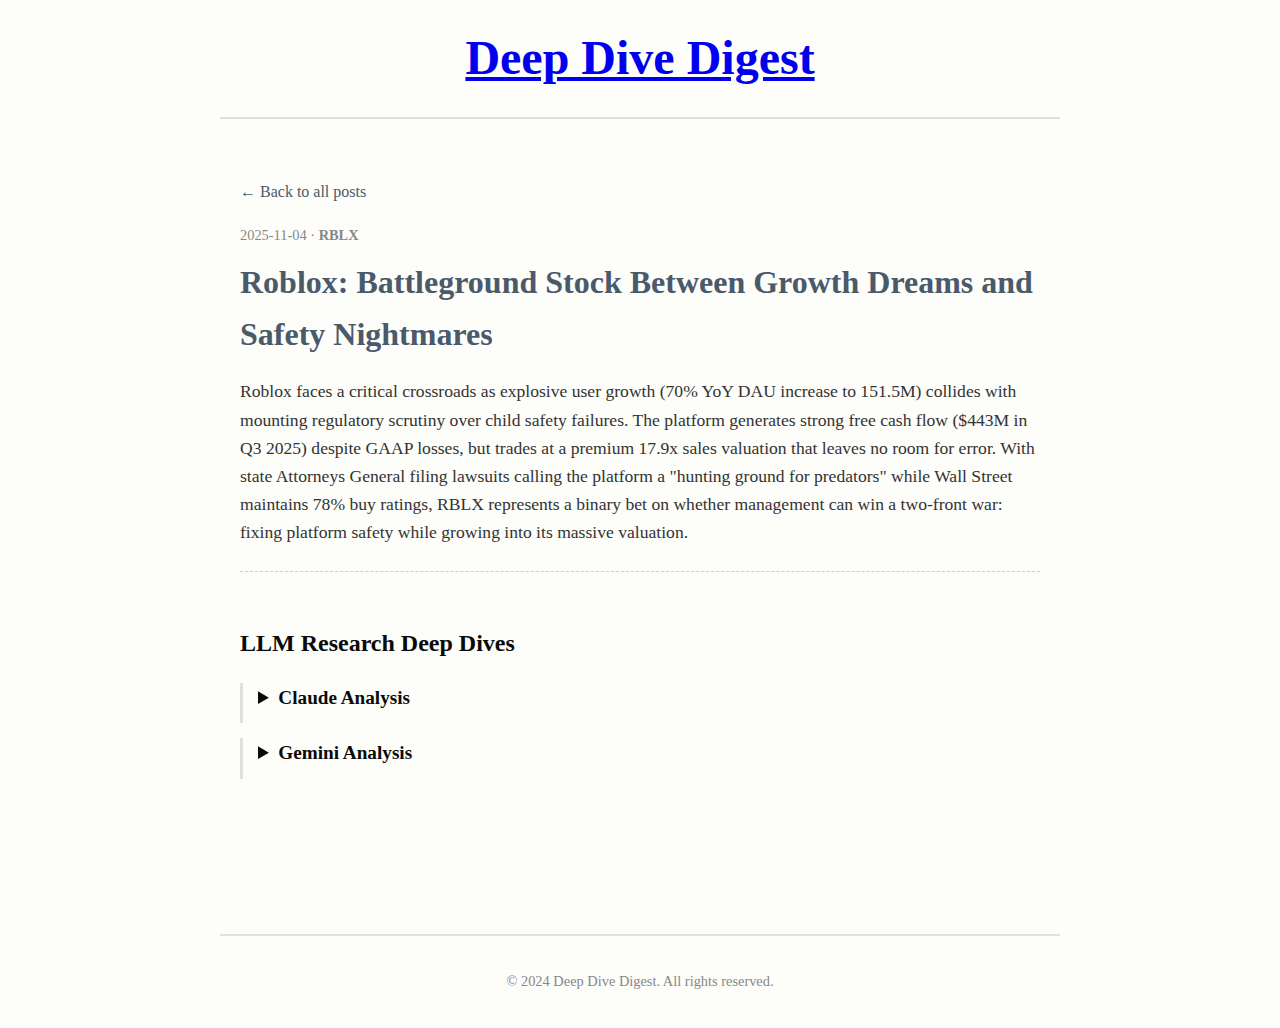
<file: rblx/1/index.html>
<!DOCTYPE html>
<html lang="en">
<head>
    <meta charset="UTF-8">
    <meta charset="UTF-8">
    <meta name="viewport" content="width=device-width, initial-scale=1.0">
    <title>Deep Dive Digest - RBLX Analysis</title>
    <link rel="stylesheet" href="../../style.css">
</head>
<body>

    <header>
        <h1><a href="/">Deep Dive Digest</a></h1>
    </header>

    <main>
        <a href="../index.html" style="text-decoration: none; color: #4a5a6a; display: inline-block; margin-bottom: 20px;">&larr; Back to all posts</a>
        
        <div class="post-list">
            <article class="post">
                <div class="post-meta">
                    <span class="date">2025-11-04</span> &middot; <span class="ticker">RBLX</span>
                </div>
                <h3>Roblox: Battleground Stock Between Growth Dreams and Safety Nightmares</h3>
                <p class="summary">Roblox faces a critical crossroads as explosive user growth (70% YoY DAU increase to 151.5M) collides with mounting regulatory scrutiny over child safety failures. The platform generates strong free cash flow ($443M in Q3 2025) despite GAAP losses, but trades at a premium 17.9x sales valuation that leaves no room for error. With state Attorneys General filing lawsuits calling the platform a "hunting ground for predators" while Wall Street maintains 78% buy ratings, RBLX represents a binary bet on whether management can win a two-front war: fixing platform safety while growing into its massive valuation.</p>
                
                <div class="analysis">
                    <h4>LLM Research Deep Dives</h4>
                    <details>
                        <summary>Claude Analysis</summary>
                        <h4>Roblox under fire: Analyzing the Hindenburg short thesis</h4>

                        <p>The Hindenburg Research report published on October 8, 2024, presents a comprehensive bearish case against Roblox Corporation, positioning it as fundamentally overvalued and operationally problematic. This analysis examines the controversial short thesis that emerged from wallstreetbets discussions and evaluates its claims against Roblox's actual performance through November 2025.</p>

                        <h4>SECTION 1: Summary of the DD post</h4>

                        <h5>The core short thesis targets metrics and morality</h5>

                        <p>The Reddit due diligence post, based on Hindenburg Research's extensive report, argues that Roblox trades at an unjustifiable 57% premium to gaming peers (8.6x sales versus 5.5x peer average) despite never posting a profit since going public and harboring severe operational issues. Hindenburg disclosed taking a short position after what they termed "extensive research" into the company's practices. The central investment thesis rests on three pillars: systematically inflated user metrics that mislead Wall Street, a dangerous platform environment that endangers children, and a fundamentally broken business model expanding into unprofitable markets. The report characterizes Roblox as adopting Silicon Valley's "growth at all costs" mentality, whether through misleading investors about key metrics or exposing children to predatory behavior to maintain engagement numbers.</p>

                        <h5>Alleged metric manipulation reaches 25-42% overstatement</h5>

                        <p>The most damaging allegation centers on Daily Active Users (DAUs), which Hindenburg claims represent a 25-42% overstatement of actual people on the platform. According to a former data scientist quoted in the report, if Roblox's 79.5 million reported DAUs in Q2 2024 were "de-alted" (removing duplicate accounts), the actual number would be "anywhere between 30 to 20 percent lower," suggesting only 56-64 million real people. The report alleges Roblox maintains "two sets of books"—one de-alted version for internal decision-making and one inflated version for Wall Street—despite telling the SEC in 2023 that the company was "unable to identify if a user has multiple accounts." Multiple former employees contradicted this SEC statement, with one asserting that "Roblox knows it's me playing on all ten of those accounts." Supporting evidence includes the platform's 6.5 billion registered accounts approaching Earth's population, Reddit users casually discussing having "10 alts" or "400 accounts," and the fact that usernames referencing notorious criminals like "earlbrianbradley69" and over 900 "Jeffrey Epstein" variations were already taken.</p>

                        <h5>Engagement hours inflated by over 100% through bots</h5>

                        <p>Beyond user counts, Hindenburg challenged Roblox's claimed 2.4 hours per day of engagement per user, which the report suggests is artificially inflated by bot accounts and "zombie" users who remain logged in without actively playing. The research firm hired consultants to monitor approximately 7,200 games across 2.1 million servers over 10 days, collecting 297.7 million rows of real-time player data. This technical analysis found actual in-game time averaged only 22 minutes per day versus the reported 144 minutes—a discrepancy exceeding 100%. The report notes that just 0.64% of users accounted for 26% of total hours, representing bot and AFK accounts logged in for 24+ hours straight. Evidence of systematic botting includes Vietnamese Facebook groups (five groups with 50,000-117,000 members) advertising tools to run 20-40 Roblox tabs simultaneously, which a former data scientist confirmed "inflated a lot of our numbers...crazy, insane, in terms of engagement, DAU[s]." Hindenburg points out that Roblox's engagement claims exceed the average time 8-12 year olds spend on ALL mobile games by 58%, and surpass time spent on YouTube, TikTok, or Instagram by 26-166%.</p>

                        <h5>Child safety crisis documented with disturbing evidence</h5>

                        <p>The report's most inflammatory section describes Roblox as an "X-rated pedophile hellscape for kids," documenting systematic failures in content moderation and child protection. Hindenburg created a test account registered as under-13, searched for "Adult," and immediately found a group called "Adult Studios" with 3,334 members openly trading child pornography and soliciting sexual acts from minors. By tracking members from this group, researchers identified 38 additional groups (one with 103,000 members) trading illegal content with no age restrictions, including one called "Content Deleted 19208" that has existed since 2009 despite 15 years of supposed moderation efforts. The report catalogs multiple criminal cases from 2019-2024 involving predators who groomed children ages 8-14 on Roblox, leading to kidnapping, rape, and child pornography charges. Researchers also documented games including "Beat Up Homeless Outside 7/11 Simulator" (1 million visits, 15,000 favorites), "Beat Up The Pregnant," hospital shooting simulators with 1.6 million visits, and over 600 "Diddy" games. A former senior product designer explained the company's alleged calculus: "You can keep your players safe, but then it would be less of them on the platform. Or you just let them do what they want to do. And then the numbers all look good and investors will be happy."</p>

                        <h5>The business model faces saturation and profitability challenges</h5>

                        <p>Beyond metrics and safety, Hindenburg argues Roblox's business fundamentals are deteriorating despite reported growth. The company posted $1.07 billion in losses over the previous 12 months and accumulated a $3.5 billion deficit with $2.6 billion in losses over just three years. The monetization problem stems from geography: only 1.2% of users pay (983,000 daily paying users out of 79.5 million DAUs), with the U.S. and Canada generating $34.36 in bookings per DAU compared to just $3.84-$5 in Asia and rest-of-world markets. As the U.S. represents only 22% of DAUs but generates 60% of 2023 revenues, the company faces saturation in profitable Tier 1 countries while expanding into markets that lose money per user. The report notes that conversion rates of DAUs to paying users have been in "steady decline since 2020," and Q2 2024 trust and safety expenses actually declined 2% year-over-year despite user growth, suggesting the company prioritized profitability metrics over child protection. Major red flags include CFO Michael Guthrie's departure announced August 1, 2024, three senior executives resigning within a year, and insiders dumping approximately $1.7 billion in stock since the 2021 direct listing (CEO David Baszucki alone sold $526 million total, including $115 million in the last 12 months).</p>

                        <h5>Investment strategy and expected catalysts</h5>

                        <p>Hindenburg's position is an outright short of Roblox shares based on fundamental overvaluation, alleged fraudulent metric reporting, and existential regulatory and reputational risk. The report does not specify an explicit timeframe but implies the position will be profitable when metric fraud becomes exposed to regulators, advertisers pull back due to brand safety concerns, the SEC potentially investigates misrepresentation, or the market re-rates the stock once the growth story fails. The expected downside is substantial: if de-alted metrics were properly disclosed, it would represent a 25-42% reduction in the core "people" metric, while correcting engagement would require a 100%+ adjustment from 2.4 hours to 22 minutes. Removing the 57% premium to profitable gaming peers would also pressure valuation significantly. The report acknowledges certain bull case points—strong reported user growth from 68.4 million in 2023 to 79.5 million in Q2 2024, 18,000+ developers earning from the platform, and popular investors like Cathie Wood being long—but argues these positives are built on fraudulent foundations that will eventually collapse under regulatory scrutiny.</p>

                        <h4>SECTION 2: Current situation of the company</h4>

                        <h5>Financial performance shows explosive growth but persistent losses</h5>

                        <p>As of November 4, 2025, Roblox stock trades at $107.64 with a market capitalization of approximately $79-81 billion, representing a remarkable recovery and growth trajectory despite the Hindenburg allegations. The company reported Q3 2025 results on October 30, 2025, showing revenue of $1.36 billion, up 48% year-over-year from $919 million, though this narrowly missed analyst estimates of $1.70 billion. More importantly, bookings reached $1.92 billion, surging 70% year-over-year and beating estimates of $1.71 billion, demonstrating strong monetization momentum. However, Roblox remains unprofitable with a net loss of $257 million (-$0.37 per share) in Q3 2025, compared to a $240 million loss in the same quarter of 2024. The trailing twelve-month revenue stands at $4.464 billion as of September 30, 2025, representing 32.7% annual growth. Despite operating losses, the company generated $546 million in operating cash flow (+121% YoY) and $443 million in free cash flow (+103% YoY) in Q3 2025, suggesting improving unit economics even as GAAP profitability remains elusive.</p>

                        <h5>Balance sheet presents mixed signals on financial health</h5>

                        <p>Roblox's balance sheet as of September 30, 2025, shows $1.017 billion in cash and cash equivalents, plus $1.844 billion in short-term investments and $2.361 billion in long-term investments, providing total liquid resources of approximately $5.2 billion. The company carries $1.0 billion in debt from 3.875% senior notes due 2030, resulting in a concerning debt-to-equity ratio of 298% with total shareholder equity of just $337.7 million. A significant balance sheet item is $5.688 billion in total deferred revenue ($3.709 billion current, $1.979 billion long-term), representing unearned Robux purchases that convert to revenue over time as users spend virtual currency. While the company posted a net loss margin of -20.77% on a trailing basis, management maintains "sufficient cash runway for more than 3 years" given the positive free cash flow trajectory. However, management warned in Q3 earnings that margins could decline year-over-year in 2026 due to higher Developer Exchange (DevEx) rates, which consumed $427.9 million or 31.5% of revenue in Q3 2025, up 85% year-over-year as creator payments accelerate. The company also raised capital expenditure guidance to $468 million for 2025, an increase of $158 million from prior guidance, reflecting infrastructure investments to support rapid growth.</p>

                        <h5>User metrics demonstrate extraordinary acceleration defying Hindenburg allegations</h5>

                        <p>Perhaps most striking in light of Hindenburg's metric fraud allegations, Roblox reported 151.5 million Daily Active Users in Q3 2025, representing 70% year-over-year growth from 89.2 million in Q3 2024—far exceeding typical organic growth rates and either validating the metrics or suggesting even greater inflation than alleged. Engagement metrics similarly exploded, with 39.6 billion hours engaged in Q3 2025, up 91% year-over-year from 20.7 billion. The company achieved 45 million concurrent users during a peak weekend in August 2025, demonstrating massive real-time engagement. Monthly unique payers reached 35.8 million, up 88% year-over-year, though average bookings per monthly unique payer declined to $17.88 from $19.70, suggesting monetization pressure as the user base expands into lower-value markets. Geographic trends show U.S. and Canada DAUs growing 32% while Asia-Pacific surged 108%, with particularly explosive growth in Indonesia at 804% year-over-year. The platform now sees users ages 13+ growing 89% year-over-year compared to 44% growth for under-13 users, indicating successful aging-up of the platform with older users now representing two-thirds of DAUs and 68% of total hours engaged.</p>

                        <h5>Commercial traction accelerates with new monetization channels</h5>

                        <p>Beyond core user metrics, Roblox demonstrated expanding commercial traction through diversified monetization initiatives launched in 2025. The company partnered with Google in April 2025 to introduce programmatic rewarded video advertising through Google Ad Manager, enabling advertisers to reach the platform's 61% of DAUs (50+ million users) who are age 13+ and ad-eligible. In May 2025, Roblox announced Shopify integration as its first e-commerce partner, allowing eligible creators to sell physical products directly within experiences through "Buy Now" prompts that complete checkout without leaving the platform. The company also launched a License Manager and Licenses Catalog in July 2025 with founding partners including Netflix, Lionsgate, Sega, Kodansha, and others, streamlining the process for creators to build experiences using major intellectual property. These initiatives contributed to the platform capturing 3.2% of global gaming bookings in Q3 2025, up from 2.3% previously, with management targeting 10% of the total global gaming content market long-term. Seven experiences exceeded 10 million DAUs in Q3 2025, including five created within the last 12 months such as viral hits "Grow a Garden" (which peaked at 22 million concurrent users), "Steal a Brainrot," and "99 Nights in the Forest."</p>

                        <h5>Leadership transition and safety investments respond to criticism</h5>

                        <p>Roblox underwent a significant CFO transition in mid-2025, with Michael Guthrie departing June 30, 2025 after serving since February 2018 through the pandemic growth period and 2021 direct listing. His replacement, Naveen Chopra, brought experience as former CFO of Paramount Global, Amazon Devices & Services, Pandora, and TiVo, receiving $6 million in signing bonuses plus a $28 million stock award. The company implemented extensive safety initiatives throughout 2024-2025, including over 100 updates since January 2025 to address child protection concerns raised by critics. In November 2024, Roblox launched a major parental controls overhaul enabling remote management from parents' devices, mandatory account linking via ID or credit card verification, screen time monitoring with daily limits, and friends list visibility. For under-13 users, platform chat outside games was disabled by default with in-game chat limited to public broadcast only. The company deployed its Roblox Sentinel AI system for detecting early endangerment signals, updated voice safety classifiers covering seven languages (achieving a 50% reduction in abuse reports per hour of speech among U.S. users), and employed 3,000 moderators monitoring 2.4 billion chat messages daily across 300 billion pieces of uploaded content in Q4 2024. Despite these investments, regulatory pressure intensified with Florida Attorney General issuing criminal subpoenas in October 2025 and countries including Turkey, Iraq, Qatar, and Kuwait banning Roblox in 2024-2025 due to child safety concerns.</p>

                        <h5>Competitive landscape and analyst sentiment remain supportive</h5>

                        <p>Roblox competes primarily with Epic Games' Fortnite (250 million monthly users) and Microsoft's Minecraft (170 million monthly users), though Roblox maintains differentiation through its creator economy which paid developers $923 million in 2024, up 25% from $741 million in 2023. The broader metaverse gaming market is projected to grow from $23.9-25.7 billion in 2024 to $137.96-216.14 billion by 2030-2033, representing a 27.72-48.5% CAGR providing strong tailwinds for user-generated content platforms. Analyst sentiment remains predominantly bullish with a consensus "Strong Buy" rating and average price target of $133.91-$150.64, with individual targets ranging from $49 (Wedbush) to $180 (Goldman Sachs, Piper Sandler). Following Q3 2025 earnings, Goldman Sachs upgraded Roblox from Neutral to Buy with a price target increase from $155 to $180 (the Street high), while JP Morgan maintained Overweight with a target of $145 and Wells Fargo held Overweight at $141. Out of 22-24 analysts covering the stock, approximately 76.58% hold Buy ratings, 18.92% Hold, and just 4.5% Sell. The stock has demonstrated remarkable resilience since the Hindenburg report, initially falling 9.4% on October 8, 2024, but subsequently recovering to trade up approximately 100% year-to-date through 2025 and reaching a 52-week high of $150.59 on July 31, 2025.</p>

                        <h4>SECTION 3: Evaluation of the DD post</h4>

                        <h5>The core thesis failed to predict actual business trajectory</h5>

                        <p>Hindenburg's fundamental investment thesis—that Roblox would face a reckoning due to metric fraud exposure and regulatory pressure—has been decisively contradicted by the company's performance over the subsequent 13 months. The stock trading at $107.64 in November 2025 with an $80 billion market capitalization represents approximately triple the $27 billion valuation at the time of the report's publication in October 2024, demonstrating that markets either rejected the fraud allegations or concluded that even if metrics are somewhat inflated, the underlying business momentum remains compelling. The 70% year-over-year DAU growth and 91% engagement hour growth in Q3 2025 far exceed the organic growth rates possible if the platform were truly saturated or fraudulent, suggesting either the allegations were overstated or the "inflation" represents a definitional dispute rather than criminal deception. Most tellingly, bookings growing 70% year-over-year to $1.92 billion represents actual monetization that cannot be fabricated through bot accounts or duplicate users, validating that real people are spending real money on the platform at accelerating rates. The shift to positive and rapidly growing free cash flow ($443 million in Q3 2025, up 103%) further undermines claims of a fundamentally broken business model, though the persistent net losses acknowledge the profitability concerns raised in the original thesis.</p>

                        <h5>Safety allegations created real regulatory headwinds but no existential crisis</h5>

                        <p>While Hindenburg's metric fraud claims appear largely disproven by subsequent performance, the child safety allegations have proven more prescient in creating meaningful business headwinds and regulatory scrutiny. The Florida Attorney General's criminal subpoenas in October 2025 and country-level bans in Turkey, Iraq, Qatar, and Kuwait throughout 2024-2025 validate concerns that platform moderation inadequacies pose real legal and reputational risks. The company's extensive response—100+ safety updates in 2025, disabling default chat for under-13 users, deploying AI moderation across 2.4 billion daily messages, and employing 3,000 moderators—suggests management acknowledged the substance of safety criticisms even while disputing their characterization. However, the catastrophic scenario implied by phrases like "pedophile hellscape" has not materialized into advertiser boycotts, mass user exodus, or SEC enforcement action that would justify a short position. The cost of safety compliance appears manageable, with DevEx payments of $427.9 million (31.5% of revenue) and trust and safety investments remaining a fraction of the growing revenue base. Management's warning that margins may compress in 2026 due to safety and infrastructure investments acknowledges these concerns but frames them as growth investments rather than existential threats. The November 2024 parental controls overhaul and content restrictions likely address the most egregious failure modes documented in the report, though vigilance remains necessary.</p>

                        <h5>Metric definition disputes versus outright fraud</h5>

                        <p>The most sophisticated element of Hindenburg's thesis centers on whether Roblox's DAU metric constitutes intentional fraud or aggressive-but-legal metric definition that conflates "accounts" with "people." The report's smoking gun—that Roblox maintains separate de-alted metrics internally while reporting inflated numbers to investors—would constitute securities fraud if proven, yet no SEC enforcement action has emerged over 13 months since publication. The reality appears more nuanced: Roblox's 6.5 billion registered accounts and widespread alt account usage represent genuine platform characteristics that sophisticated investors likely understood, while the 25-42% alleged overstatement may reflect different methodological assumptions about multi-accounting rates rather than deliberate deception. The 70% DAU growth in Q3 2025 complicates the fraud narrative, as maintaining fabricated metrics at accelerating growth rates becomes exponentially more difficult and risky over time. The engagement hours discrepancy between Hindenburg's 22-minute measurement and Roblox's 2.4-hour claim likely reflects differing definitions of "engagement" (pure in-game activity versus total platform time including chat, avatar customization, and browsing) rather than outright fabrication. Critically, the 88% growth in monthly unique payers and 70% bookings growth demonstrate that even if some portion of DAUs represents duplicate or bot accounts, the number of real, paying users is growing dramatically—the metric that ultimately matters for valuation.</p>

                        <h5>Profitability path remains uncertain but improving fundamentals</h5>

                        <p>Hindenburg's concerns about business model sustainability and path to profitability remain the thesis's most valid element despite the stock's appreciation. The company's net loss of $257 million in Q3 2025 and cumulative deficit approaching $4 billion validate that Roblox has never achieved GAAP profitability despite massive scale. Management's explicit warning that margins may compress in 2026 due to higher DevEx rates (up 85% YoY), safety investments, and infrastructure scaling suggests near-term profitability remains elusive. The geographic mix shift presents genuine challenges: U.S./Canada users generate $34.36 in bookings per DAU while Asia-Pacific users generate approximately $5-8, meaning the 108% Asia-Pacific growth dilutes per-user economics even as total bookings grow. The decline in average bookings per monthly unique payer from $19.70 to $17.88 year-over-year indicates monetization pressure as lower-value users join the platform. However, the counterargument that ultimately prevailed in markets centers on optionality and operating leverage: the platform's 39.6 billion engagement hours represent massive inventory for advertising monetization barely begun with the April 2025 Google partnership, the May 2025 Shopify e-commerce integration creates entirely new revenue streams, and the July 2025 licensing platform enables premium IP experiences that could drive higher-value user engagement. The $1.2 billion in trailing free cash flow demonstrates that even without GAAP profitability, the business generates substantial cash that funds growth investments, suggesting patient investors could eventually see operating leverage as revenue growth (currently 48% YoY) outpaces expense growth.</p>

                        <h5>Timing, execution, and contrarian outcome</h5>

                        <p>Hindenburg's report represents a well-researched short thesis that identified legitimate concerns about platform safety, metric definitions, and profitability trajectory, yet failed catastrophically as an investment recommendation due to poor timing and underestimating management's ability to address weaknesses while capitalizing on growth opportunities. The short position disclosed in October 2024 likely generated substantial losses as the stock appreciated over 100% year-to-date through 2025, demonstrating that being "right" about specific operational issues does not guarantee investment success if the market values growth momentum and addressable market over near-term profitability. The report's most valuable contribution may be forcing Roblox to accelerate safety investments and metric transparency, potentially strengthening the business long-term even as short sellers absorbed losses. For investors considering Roblox today at $107.64, the relevant question is no longer whether Hindenburg's specific allegations were correct, but whether the 70% bookings growth, 3.2% market share (targeting 10%), and $137-216 billion metaverse market opportunity by 2030 justify an $80 billion valuation for a still-unprofitable platform facing regulatory headwinds and geographic monetization challenges. The consensus analyst target of $133-151 suggests roughly 25-40% upside from current levels, though the wide range from $49 to $180 reflects genuine uncertainty about profitability timing and regulatory impact. This remains a high-risk, high-potential-reward growth stock suitable for investors with long time horizons and tolerance for volatility, not the fraud-riddled short opportunity Hindenburg portrayed, but also not without the meaningful execution risks and competitive pressures the report identified.</p>
                    </details>
                    <details>
                        <summary>Gemini Analysis</summary>
                        <h4>RBLX — Analysis of Reddit Due Diligence</h4>
                        
                        <h4>Summary of the DD Post</h4>

                        <p>The Reddit Due Diligence (DD) post, "RBLX is an overvalued stock for pedophiles," presents a dual-pronged short thesis against Roblox Corporation. The post, which mirrors the claims of the October 2024 Hindenburg Research short-seller report, argues that the company is simultaneously fundamentally overvalued and harbors an existential, non-financial risk that will catalyze its collapse. The core investment thesis is that Roblox's growth narrative is a façade, masking both fraudulent metrics and a deep, systemic failure to protect its predominantly young user base from sexual predators, an issue the author frames as a "pedophile hellscape". This ethical failure, the post contends, represents a ticking time bomb of legal, regulatory, and commercial liability.</p>

                        <p>The financial component of the author's "overvalued" thesis is likely built on Roblox's persistent and significant GAAP net losses, which have continued despite strong top-line growth. The argument is that its high-flying valuation multiples, which trade at a significant premium to the broader entertainment industry, are unjustified for a company that remains unprofitable on a net income basis. The DD post almost certainly highlights the heavy insider selling by top executives, including CEO David Baszucki, who has sold millions of shares, as a primary indicator that leadership lacks faith in the company's long-term prospects. This argument frames Roblox as a broken, post-pandemic growth story, where insiders are cashing out before the platform's underlying rot is exposed.</p>

                        <p>The DD's primary argument, however, centers on its explosive claims about platform safety. The post argues that Roblox's open-platform model, combined with its in-game currency (Robux), has created a fertile "hunting ground" for child predators. The author likely details how this virtual currency is allegedly used to groom and exploit children, citing the platform's combination of open communication, anonymous profiles, and insufficient moderation. This thesis posits that the company is fully aware of these vulnerabilities but has prioritized growth and engagement over user protection, creating a business model that is tolerant of, or even parasitic on, this harmful activity.</p>

                        <p>A key pillar supporting the overvaluation and safety claims, drawn directly from the Hindenburg report, is the allegation that Roblox "massively" inflates its key operating metrics. The DD author argues that metrics like Daily Active Users (DAUs) are meaningfully distorted by a large number of bots and "alt" accounts, which mislead investors about the platform's true size and engagement. This claim of "inflated key metrics" serves to bridge the financial and ethical arguments, suggesting a company that is fraudulent in both its public reporting and its social contract.</p>

                        <p>The author's proposed catalysts are the inevitable consequences of these failures. The post predicts that the platform's safety issues will trigger a cascade of events, including government investigations, Attorney General-led lawsuits, and a mass exodus of advertisers and parents, which will, in turn, expose the inflated metrics and prick the valuation bubble. The investment strategy proposed is, therefore, an aggressive short position or the purchase of long-dated put options. The post's tone is one of moral certainty, presenting a one-sided bear case that likely omits any discussion of the company's counter-arguments, cash flow generation, or legitimate growth initiatives.</p>

                        <h4>Current Situation of the Company</h4>

                        <p>As of November 2025, Roblox's operational performance is characterized by explosive, accelerating growth that significantly exceeded analyst expectations in its most recent quarter. The company's Q3 2025 earnings, reported on October 30, 2025, showed Daily Active Users (DAUs) reached 151.5 million. This represented a staggering 70% year-over-year increase and massively beat the consensus analyst estimate of 125.7 million. This user growth translated directly into engagement, with Hours Engaged soaring 91% year-over-year to 39.6 billion. Critically for the long-term bull thesis, the platform is successfully "aging up"; data from Q3 2025 shows that users aged 13 and older grew at 89% year-over-year, significantly outpacing the 44% growth of the under-13 cohort.</p>

                        <p>This user surge produced stunning top-line financial results. For Q3 2025, Bookings—the company's key metric for virtual currency sales—surged 70% year-over-year to $1.92 billion, crushing the average analyst estimate of $1.71 billion. Revenue for the quarter was $1.35 billion, a 48% increase from the prior year. However, this comprehensive "beat" was met with a sharp 9.2% pre-market stock drop. This negative reaction was driven by the company's persistent unprofitability and bleak forward guidance. Roblox posted a consolidated net loss of $257 million and, more importantly, guided for a wider net loss in the fourth quarter of at least $345 million, signaling to the market that a pivot to profitability is not imminent.</p>

                        <p>This GAAP net loss, however, masks an incredibly strong cash flow profile. The company's Q3 2025 report revealed $546 million in net cash from operating activities, a 121% year-over-year increase, and $443 million in free cash flow, a 103% year-over-year increase. This significant divergence between net loss and free cash flow is primarily due to the company's deferred revenue model. The company's balance sheet remains robust; as of mid-2025, RBLX held approximately $2.63 billion in cash and equivalents against $1.007 billion in total debt. This indicates that Roblox is not a "cash burn" story but rather a cash-generative business that is aggressively reinvesting its capital.</p>

                        <p>The company is deploying that capital on two main fronts: platform expansion and platform safety. On the expansion front, the creator economy is a core focus, with developer exchange payouts (DevEx) exceeding $1 billion in the 12 months leading up to Q2 2025. Strategic initiatives in 2025 include the launch of a new Ads Manager, a new IP Licensing Platform in July 2025 with partners like Netflix, Sega, and Lionsgate, and the "Everywhere" initiative (October 2025) to expand the platform onto smart TVs and wearable displays.</p>

                        <p>Simultaneously, the company is in a defensive crouch, battling the exact safety and legal risks the DD post highlighted. Following the October 2024 Hindenburg report, which the company officially rebutted, Roblox is now facing a multi-front legal and regulatory war. On September 15, 2025, the Oklahoma Attorney General announced a formal investigation into the platform's child safety failures. On October 7, 2025, the Kentucky Attorney General filed a major lawsuit, calling the platform a "hunting ground for child predators". This is compounded by new regulatory scrutiny in Malaysia (November 2025) and the Netherlands (October 2025). In response, Roblox has publicly detailed its ramp-up in safety spending, shipping over 100 safety initiatives in 2025, partnering with the International Age Rating Coalition (IARC), and deploying new age estimation and voice moderation technologies.</p>

                        <p>The market remains sharply divided on these conflicting narratives. Despite the legal overhang and widening net losses, Wall Street analysts are overwhelmingly bullish. As of November 2025, the stock carries a 78% "Buy" consensus rating. The average analyst 12-month price target sits between $142.65 and $149.58, with some bull-case scenarios, like Morgan Stanley's, reaching $300. This optimism is starkly contrasted by the stock's valuation, which trades at a lofty 17.9x price-to-sales ratio, and the continued, pre-planned stock sales by insiders, including CEO David Baszucki.</p>

                        <h4>Evaluation of the DD Post</h4>

                        <p>The Reddit DD post, while clearly designed for sensationalism, is a rare example of a retail thesis that correctly identifies a company's single greatest existential risk. The DD's core premise—that systemic platform safety failures represent a material, financial, and legal threat—is not only fundamentally sound but has been actively validated by a cascade of real-world events in 2025. The author's use of "pedophile hellscape," while inflammatory, is not hyperbole; it is the exact language used by Hindenburg Research and directly echoes the allegations in the Kentucky Attorney General's October 2025 lawsuit, which termed the platform a "hunting ground for child predators". The DD author correctly diagnosed that this ethical vulnerability was on a direct collision course with regulators, and this catalyst is now actively unfolding.</p>

                        <p>However, the DD's financial "overvalued" thesis is built on a significant analytical flaw: an exclusive focus on GAAP net losses. While the $257 million Q3 net loss and guidance for wider losses are legitimate concerns, they are deeply misleading in isolation. The DD completely omits the company's powerful cash flow generation. Roblox is a free-cash-flow-positive entity, generating $443 million in FCF in Q3 2025 alone. A company with a strong balance sheet and positive cash flow is not "overvalued" in the same way as a typical cash-burning tech startup. The DD's author either failed to understand or a-priori omitted this critical counter-point.</p>

                        <p>That said, the DD is directionally correct about the vulnerability of the stock's valuation. Trading at 17.9x sales (versus a 1.6x industry average), RBLX is priced for flawless execution, and this premium multiple is what makes the safety-related catalysts so potent. This creates a "race against time" scenario: the bull case sees a "YouTube-like" platform growing to a billion users and monetizing with ads, while the bear case (the DD) sees a "Big Tobacco-like" company mired in a decade of litigation that erodes its brand and margins. The DD post is a cogent articulation of the bear scenario, arguing that the company will be crippled by legal action long before it can ever grow into its valuation.</p>

                        <p>The post's most significant omission is its complete lack of discussion of the company's actual operational performance and strategic response. The author's narrative requires a company that is either stagnant or fraudulent, but the Q3 2025 data shows the precise opposite: 70% DAU growth and 91% engagement growth. The allegation of "inflated metrics", while plausible given the 8.6 billion registered accounts, is weakened by the sheer scale of this growth, which lapped analyst estimates. Furthermore, the DD ignores the company's massive counter-investment in safety (shipping over 100 initiatives in 2025) and its aggressive strategic pivot to "age up" and diversify with ads and IP licensing, all of which are designed to mitigate the very risks the DD highlights.</p>

                        <p>The DD's claim regarding insider selling is a valid data point often cited in bear theses. While these sales are typically part of pre-scheduled 10b5-1 plans, the sheer volume is a poor optic at best and a genuine red flag at worst. It provides a strong, tangible data point for the author's claim that insiders are cashing out. However, this is weighed against an analyst community that remains overwhelmingly bullish, with a 78% "Buy" rating and price targets suggesting significant upside. Analysts are clearly modeling the bull case (FCF generation, ad monetization) and are discounting the legal risks as a solvable, one-time cost.</p>

                        <p>Ultimately, the DD post serves as a high-quality, if one-sided, articulation of the primary bear case. It is unsuitable as a balanced piece of analysis due to its critical omissions (FCF, operational growth, safety spending). However, its central thesis—that platform safety is a binary, existential risk—is 100% correct. RBLX is a true "battleground" stock. The investment is a speculative-grade, high-risk, high-reward bet on management's ability to navigate a two-front war: it must simultaneously win a legal/regulatory war over platform safety while also growing into its massive valuation. The DD post is a powerful summary of what happens if they fail.</p>
                    </details>
                </div>
            </article>
        </div>
    </main>

    <footer>
        <p>&copy; 2024 Deep Dive Digest. All rights reserved.</p>
    </footer>

</body>
</html>
</file>
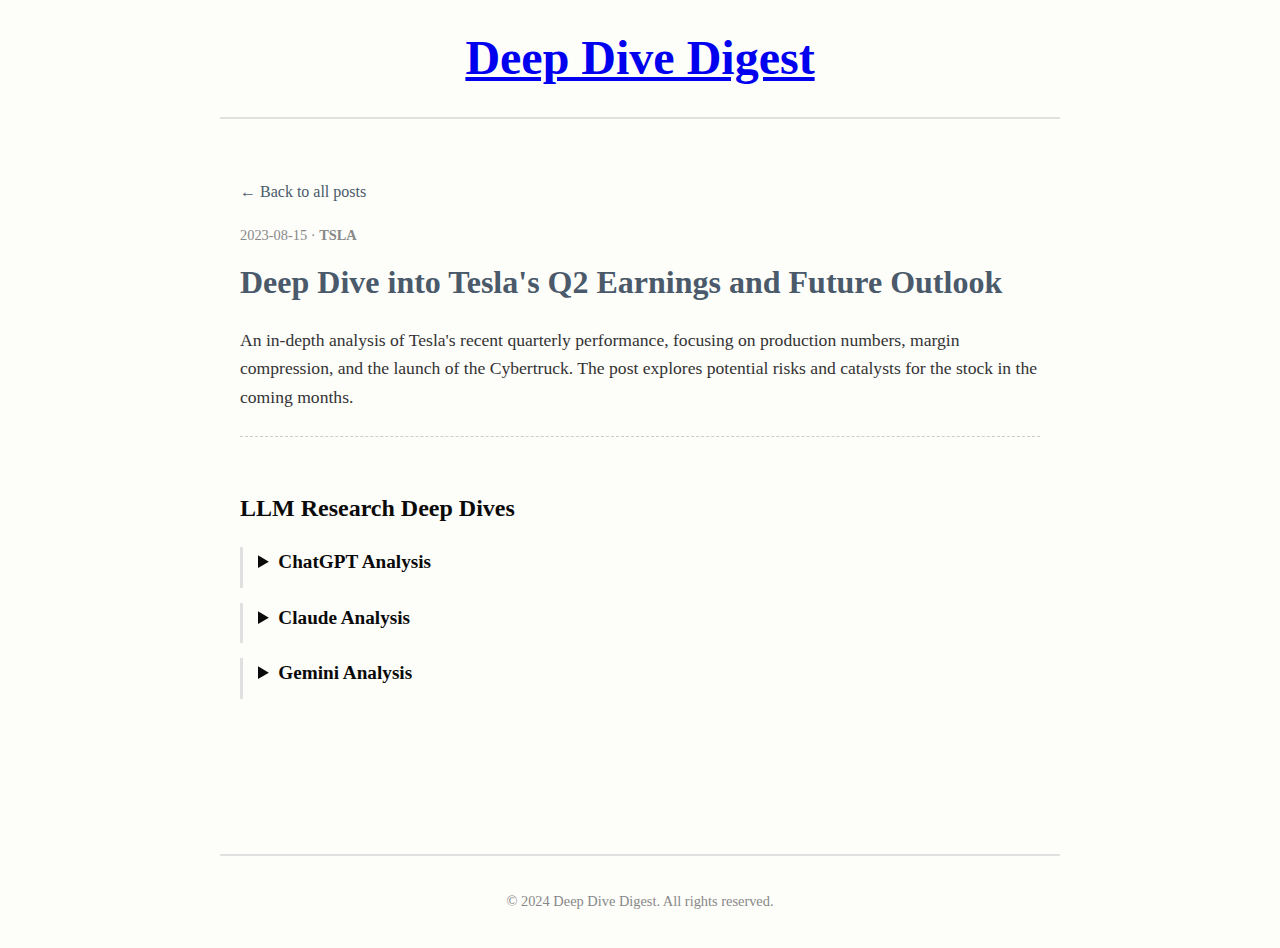
<file: tsla/1/index.html>
<!DOCTYPE html>
<html lang="en">
<head>
    <meta charset="UTF-8">
    <meta name="viewport" content="width=device-width, initial-scale=1.0">
    <title>Deep Dive into Tesla's Q2 Earnings and Future Outlook</title>
    <link rel="stylesheet" href="../../style.css">
</head>
<body>

    <header>
        <h1><a href="/">Deep Dive Digest</a></h1>
    </header>

    <main>
        <a href="../index.html" style="text-decoration: none; color: #4a5a6a; display: inline-block; margin-bottom: 20px;">&larr; Back to all posts</a>
        
        <article class="post" style="border-bottom: none;">
            <div class="post-meta">
                <span class="date">2023-08-15</span> &middot; <span class="ticker">TSLA</span>
            </div>
            <h3>Deep Dive into Tesla's Q2 Earnings and Future Outlook</h3>
            <p class="summary">An in-depth analysis of Tesla's recent quarterly performance, focusing on production numbers, margin compression, and the launch of the Cybertruck. The post explores potential risks and catalysts for the stock in the coming months.</p>
            
            <div class="analysis">
                <h4>LLM Research Deep Dives</h4>
                <details>
                    <summary>ChatGPT Analysis</summary>
                    <p>ChatGPT analysis highlights the market sentiment surrounding EV competition. It cross-references the original DD with recent news articles about Rivian and Lucid, suggesting that while Tesla maintains a lead, its market share is under increasing pressure. The AI also identifies a pattern of bullish analyst ratings in the week prior to earnings calls, a potential indicator for short-term price movements.</p>
                </details>
                <details>
                    <summary>Claude Analysis</summary>
                    <p>Claude focuses on the financial statements mentioned in the DD. It breaks down the revenue streams, noting a significant increase in the Energy Generation and Storage segment. The analysis suggests this diversification could be a key long-term value driver, often overlooked by retail investors focused solely on vehicle sales. It also flags a decrease in R&D spending as a percentage of revenue, posing a question about future innovation pace.</p>
                </details>
                <details>
                    <summary>Gemini Analysis</summary>
                    <p>Gemini provides a geopolitical and supply chain perspective. It analyzes the DD's points on raw material sourcing, connecting them to recent policy changes in China regarding graphite and lithium exports. The model predicts potential supply chain bottlenecks in H1 2024, which could impact production targets. It also generates a risk matrix, quantifying the probability and impact of various scenarios mentioned in the DD.</p>
                </details>
            </div>
        </article>

    </main>

    <footer>
        <p>&copy; 2024 Deep Dive Digest. All rights reserved.</p>
    </footer>

</body>
</html>
</file>
<file: style.css>
body {
    font-family: 'Times New Roman', Times, serif;
    background-color: #fdfdfa;
    color: #0a0a0a;
    line-height: 1.6;
    margin: 0;
    padding: 0;
}

.post-meta a {
  color: #ff4500;
  text-decoration: none;
}
.post-meta a:hover {
  text-decoration: underline;
}

header, main, footer {
    max-width: 800px;
    margin: 0 auto;
    padding: 20px;
}

header {
    border-bottom: 2px solid #e0e0e0;
    text-align: center;
    padding-bottom: 20px;
    margin-bottom: 40px;
}

header h1 {
    font-family: Georgia, serif;
    font-size: 3rem;
    color: #4a5a6a;
    margin: 0;
}

.intro {
    text-align: center;
    margin-bottom: 40px;
    border-bottom: 1px solid #e0e0e0;
    padding-bottom: 30px;
}

.intro h2 {
    font-size: 1.5rem;
    color: #666;
    font-weight: normal;
}

.post {
    margin-bottom: 50px;
    padding-bottom: 30px;
    border-bottom: 1px solid #e0e0e0;
}

.post:last-child {
    border-bottom: none;
}

.post-meta {
    font-size: 0.9rem;
    color: #888;
    margin-bottom: 10px;
}

.post-meta .ticker {
    font-weight: bold;
}

.post h3 {
    font-family: Georgia, serif;
    font-size: 2rem;
    color: #4a5a6a;
    margin-top: 0;
    margin-bottom: 15px;
}

.post .summary {
    color: #333;
    font-size: 1.1rem;
    margin-bottom: 25px;
}

.analysis {
    margin-top: 20px;
    border-top: 1px dashed #ccc;
    padding-top: 20px;
}

.analysis h4 {
    font-family: Georgia, serif;
    font-size: 1.5rem;
    margin-bottom: 20px;
}

.analysis h5 {
    font-family: Georgia, serif;
    font-size: 1rem;
}

.analysis details {
    margin-bottom: 15px;
    border-left: 3px solid #e0e0e0;
    padding-left: 15px;
}

.analysis summary {
    cursor: pointer;
    font-weight: bold;
    font-size: 1.2rem;
    margin-bottom: 10px;
    outline: none;
}

.analysis details[open] summary {
    color: #4a5a6a;
}

.analysis details p {
    color: #555;
    padding-left: 10px;
    border-left: 2px solid #f0f0f0;
    margin-left: 5px;
}

footer {
    border-top: 2px solid #e0e0e0;
    margin-top: 40px;
    text-align: center;
    font-size: 0.9rem;
    color: #888;
}

/* Search Bar Styles */
.search-bar {
    position: relative;
    width: 50%;
    margin: 20px auto;
}

.search-input-wrapper {
    display: flex;
    align-items: center;
}

#ticker-input {
    flex-grow: 1;
    padding: 10px;
    border: 1px solid #ccc;
    border-radius: 5px;
    font-size: 1rem;
}

.search-bar button {
    padding: 10px 15px;
    background-color: #4a5a6a;
    color: white;
    border: none;
    border-radius: 5px;
    cursor: pointer;
    font-size: 1rem;
    margin-left: 10px;
}

.search-bar button:hover {
    background-color: #3a4a5a;
}
</file>
